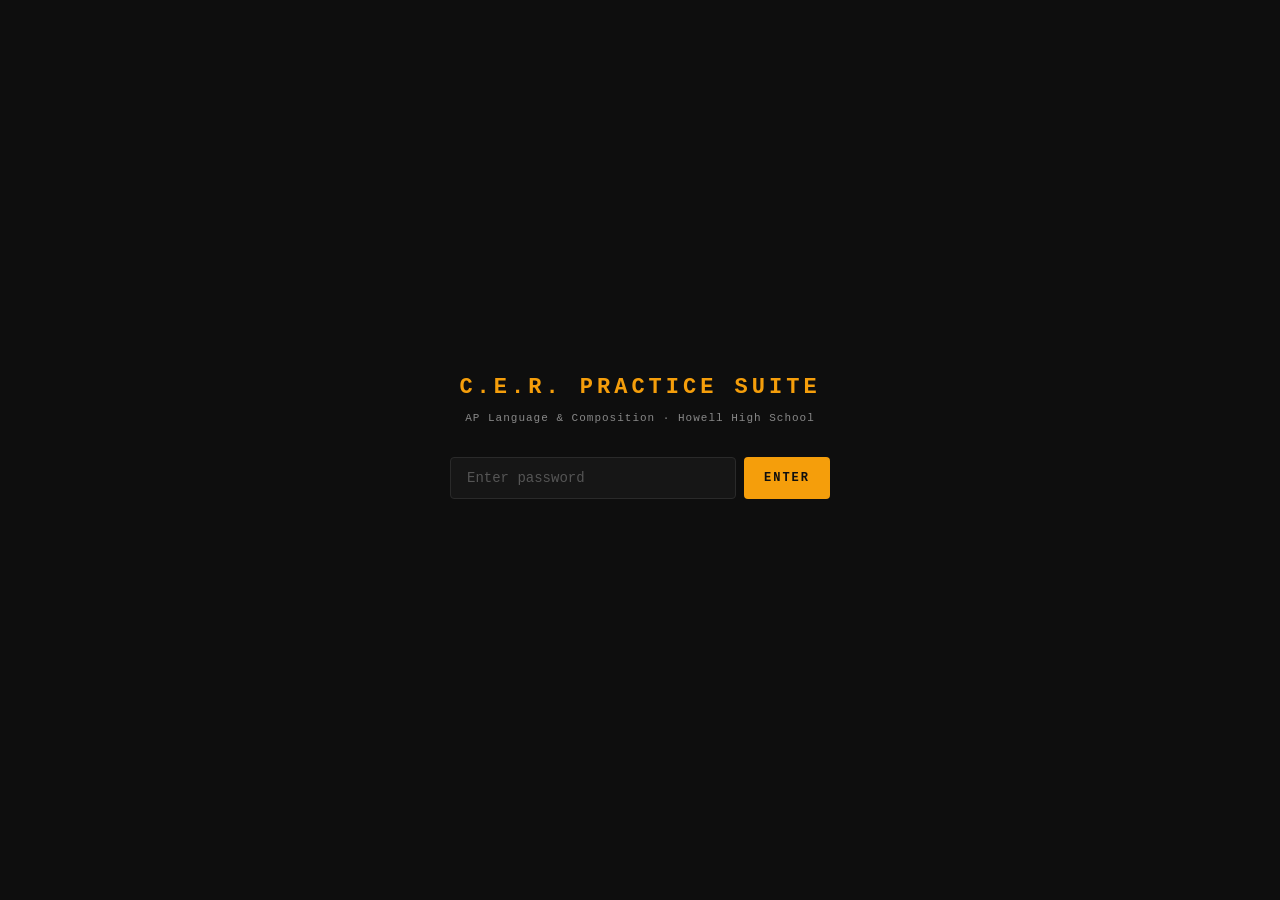
<file: index.html>
<!DOCTYPE html>
<html lang="en">
<head>
<meta charset="UTF-8">
<meta name="viewport" content="width=device-width, initial-scale=1.0">
<title>AP Lang — C.E.R. Practice Suite</title>
<link rel="stylesheet" href="styles.css">
<style>
  /* Landing page overrides */
  #app {
    max-width: 800px;
    padding: 40px 20px 80px;
  }

  .suite-header {
    text-align: center;
    margin-bottom: 40px;
  }
  .suite-header h1 {
    font-size: 20px;
    letter-spacing: 4px;
    color: var(--accent);
    margin-bottom: 6px;
  }
  .suite-header .suite-sub {
    font-size: 11px;
    letter-spacing: 2px;
    color: var(--text-faint);
  }
  .suite-header .suite-desc {
    font-size: 13px;
    color: var(--text-dim);
    margin-top: 14px;
    line-height: 1.6;
    font-family: var(--serif);
  }

  .activity-grid {
    display: grid;
    grid-template-columns: 1fr 1fr;
    gap: 14px;
    margin-bottom: 14px;
  }

  .activity-card {
    background: var(--card);
    border: 1px solid var(--border);
    border-radius: 4px;
    padding: 22px 20px;
    display: flex;
    flex-direction: column;
    gap: 10px;
    text-decoration: none;
    transition: border-color 0.2s, background 0.2s;
    cursor: pointer;
  }
  .activity-card:hover {
    background: #1c1c1c;
  }
  .activity-card.amber { border-top: 3px solid #f59e0b; }
  .activity-card.amber:hover { border-color: #f59e0b; }
  .activity-card.red { border-top: 3px solid #e05252; }
  .activity-card.red:hover { border-color: #e05252; }
  .activity-card.blue { border-top: 3px solid #52b4e0; }
  .activity-card.blue:hover { border-color: #52b4e0; }
  .activity-card.neutral { border-top: 3px solid #555; }
  .activity-card.neutral:hover { border-color: #888; }

  .card-tag {
    font-size: 9px;
    letter-spacing: 3px;
    font-weight: 700;
  }
  .amber .card-tag { color: #f59e0b; }
  .red .card-tag { color: #e05252; }
  .blue .card-tag { color: #52b4e0; }
  .neutral .card-tag { color: #888; }

  .card-title {
    font-size: 15px;
    font-weight: 700;
    letter-spacing: 2px;
    color: var(--text);
    line-height: 1.3;
  }
  .card-desc {
    font-family: var(--serif);
    font-size: 13px;
    line-height: 1.55;
    color: var(--text-dim);
    flex: 1;
  }

  .card-launch {
    display: inline-block;
    font-size: 10px;
    font-weight: 700;
    letter-spacing: 2px;
    margin-top: 4px;
  }
  .amber .card-launch { color: #f59e0b; }
  .red .card-launch { color: #e05252; }
  .blue .card-launch { color: #52b4e0; }
  .neutral .card-launch { color: #888; }

  /* CER badge row for step-builder */
  .cer-badges {
    display: flex;
    gap: 6px;
  }
  .cer-badge {
    font-size: 11px;
    font-weight: 700;
    font-family: var(--mono);
    padding: 2px 7px;
    border-radius: 2px;
  }
  .cer-badge.c { background: rgba(224,82,82,0.15); color: #e05252; }
  .cer-badge.e { background: rgba(245,158,11,0.15); color: #f59e0b; }
  .cer-badge.r { background: rgba(82,180,224,0.15); color: #52b4e0; }

  /* Prompt card */
  .prompt-card {
    background: var(--card);
    border: 1px solid var(--border);
    border-radius: 4px;
    margin-bottom: 28px;
    overflow: hidden;
  }
  .prompt-card-header {
    padding: 8px 18px;
    border-bottom: 1px solid var(--border);
    font-size: 9px;
    letter-spacing: 3px;
    font-weight: 700;
    color: var(--text-faint);
  }
  .prompt-card-quote {
    padding: 16px 18px 12px;
    font-family: var(--serif);
    font-size: 14px;
    line-height: 1.7;
    color: #b0a880;
    font-style: italic;
    border-bottom: 1px solid var(--border);
  }
  .prompt-card-attribution {
    font-size: 11px;
    font-style: normal;
    color: var(--text-faint);
    letter-spacing: 1px;
    margin-top: 8px;
  }
  .prompt-card-task {
    padding: 12px 18px;
    font-family: var(--serif);
    font-size: 13px;
    line-height: 1.6;
    color: var(--text-dim);
  }

  .suite-footer {
    text-align: center;
    font-size: 11px;
    color: var(--text-faint);
    margin-top: 30px;
    letter-spacing: 1px;
  }

  @media (max-width: 560px) {
    .activity-grid { grid-template-columns: 1fr; }
    .suite-header h1 { font-size: 16px; letter-spacing: 3px; }
  }
</style>
</head>
<body>

<!-- PASSWORD GATE -->
<div id="gate">
  <h1>C.E.R. PRACTICE SUITE</h1>
  <div class="gate-sub">AP Language &amp; Composition · Howell High School</div>
  <div class="gate-input-wrap">
    <input type="password" id="pw-input" placeholder="Enter password" autocomplete="off" />
    <button onclick="checkPassword()">ENTER</button>
  </div>
  <div class="gate-error" id="pw-error"></div>
</div>

<!-- MAIN LANDING -->
<div id="app">
  <div class="suite-header">
    <h1>C.E.R. PRACTICE SUITE</h1>
    <div class="suite-sub">AP LANGUAGE &amp; COMPOSITION · HOWELL HIGH SCHOOL</div>
    <div class="suite-desc">
      Three activities built around the 2023 AP Lang Argument prompt — Curbelo on fear-based persuasion.<br>
      Choose an activity below.
    </div>
  </div>

  <div class="prompt-card">
    <div class="prompt-card-header">THE PROMPT — CURBELO ON PERSUASION</div>
    <div class="prompt-card-quote">
      "If you're trying to convince someone that they need to get involved in an issue or perhaps change their thinking on an issue, trying to scare them is not always effective and can actually sow resentment."
      <div class="prompt-card-attribution">— Carlos Curbelo, then U.S. Representative, 2018 interview on the importance of collaboration</div>
    </div>
    <div class="prompt-card-task">
      Write an essay that argues your position on the extent to which Curbelo's claim about persuading others is valid. Take a <strong>defensible position</strong> and support it with <strong>appropriate evidence</strong>.
    </div>
  </div>

  <div class="activity-grid">

    <!-- Reasoning Gauntlet -->
    <a class="activity-card amber" href="gauntlet.html">
      <div class="card-tag">ACTIVITY 1</div>
      <div class="card-title">THE REASONING GAUNTLET</div>
      <div class="card-desc">
        You get the claim and the evidence. Write the "so what?" that connects them.
        Five rounds, escalating difficulty — the AI diagnoses exactly what went wrong.
      </div>
      <div class="card-launch">LAUNCH →</div>
    </a>

    <!-- Diagnosis Lab -->
    <a class="activity-card red" href="diagnosis-lab.html">
      <div class="card-tag">ACTIVITY 2</div>
      <div class="card-title">THE DIAGNOSIS LAB</div>
      <div class="card-desc">
        Read flawed argument paragraphs with intentional C.E.R. errors baked in.
        Identify the flaw, then rewrite the broken component.
      </div>
      <div class="card-launch">LAUNCH →</div>
    </a>

    <!-- Step-Builder -->
    <a class="activity-card blue" href="step-builder.html">
      <div class="card-tag">ACTIVITY 3</div>
      <div class="card-title">C.E.R. STEP-BUILDER</div>
      <div class="card-desc">
        Build an intro paragraph and body arguments from scratch — one piece at a time.
        Each step gets feedback before the next unlocks.
      </div>
      <div class="cer-badges">
        <span class="cer-badge c">C</span>
        <span class="cer-badge e">E</span>
        <span class="cer-badge r">R</span>
      </div>
      <div class="card-launch">LAUNCH →</div>
    </a>

    <!-- Cheat Sheet -->
    <a class="activity-card neutral" href="cheat-sheet.html" target="_blank">
      <div class="card-tag">REFERENCE</div>
      <div class="card-title">C.E.R. CHEAT SHEET</div>
      <div class="card-desc">
        One-page printable reference covering claim, evidence, reasoning,
        counterargument, and the sophistication point.
      </div>
      <div class="card-launch">OPEN →</div>
    </a>

  </div>

  <div class="suite-footer">Mr. Parrish &bull; AP Language &amp; Composition</div>
</div>

<script src="config.js"></script>
<script>
function checkPassword() {
  if (document.getElementById("pw-input").value === PASSWORD) {
    sessionStorage.setItem("auth", "1");
    document.getElementById("gate").style.display = "none";
    document.getElementById("app").style.display = "block";
  } else {
    document.getElementById("pw-error").textContent = "Wrong password. Try again.";
  }
}
document.getElementById("pw-input").addEventListener("keydown", function(e) {
  if (e.key === "Enter") checkPassword();
});

// Skip gate if already authenticated this session
if (sessionStorage.getItem("auth") === "1") {
  document.getElementById("gate").style.display = "none";
  document.getElementById("app").style.display = "block";
}
</script>

</body>
</html>
</file>
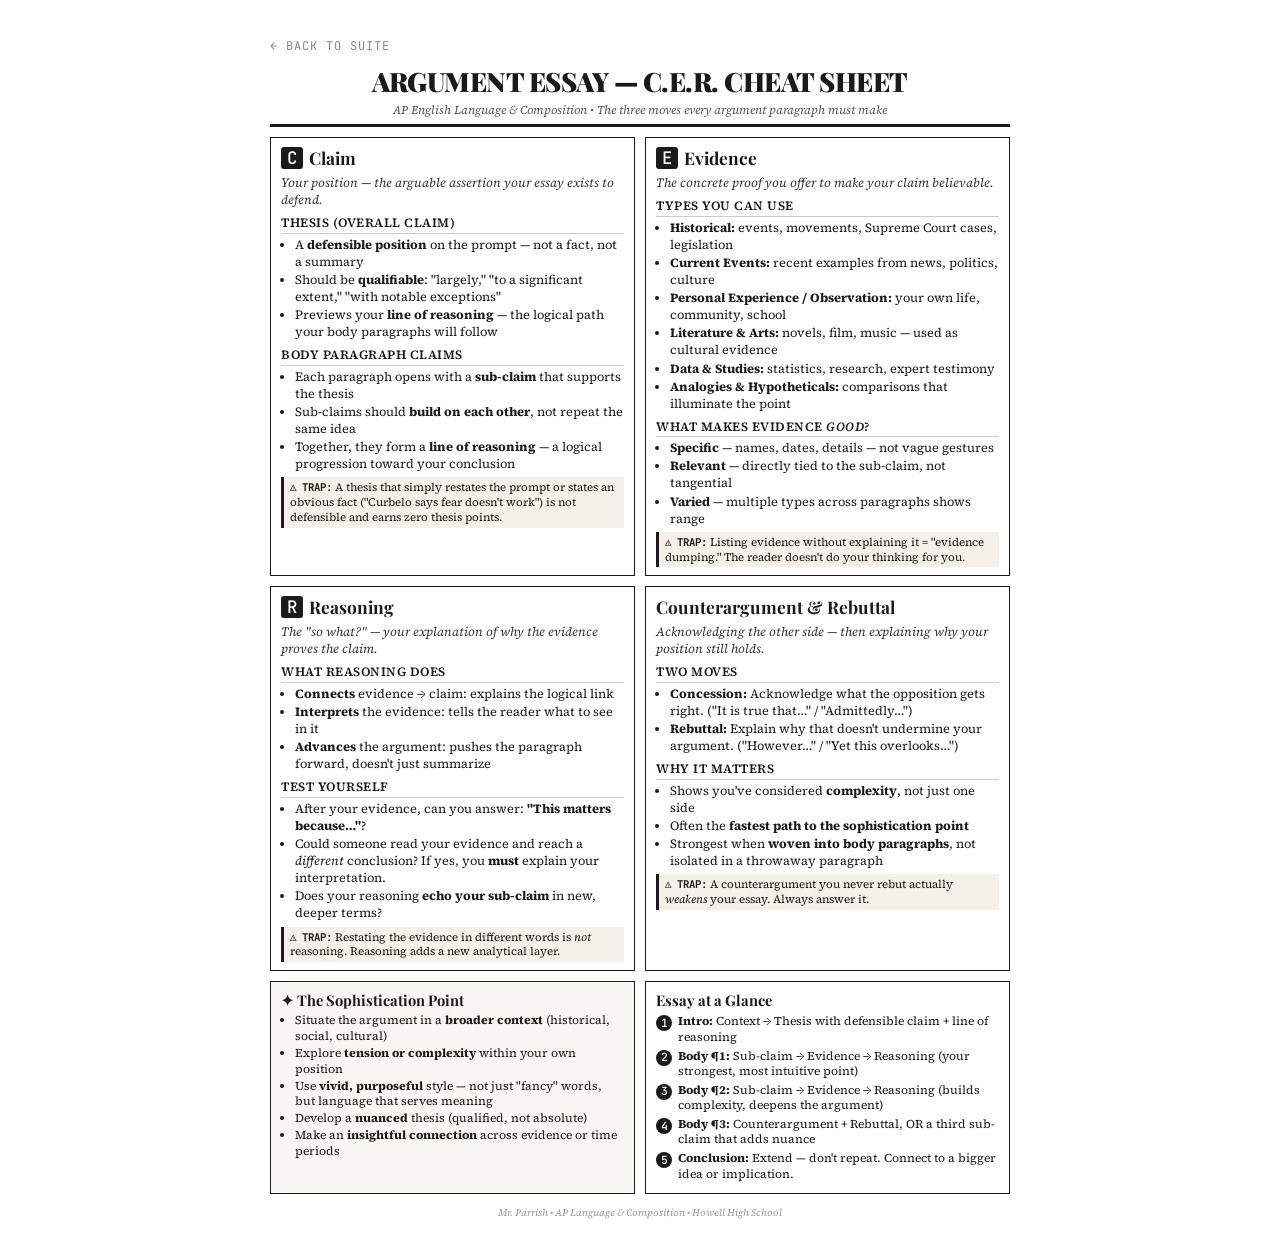
<file: ap_lang_argument_cheat_sheet.html>
<!DOCTYPE html>
<html lang="en">
<head>
<meta charset="UTF-8">
<meta name="viewport" content="width=device-width, initial-scale=1.0">
<title>AP Lang Argument Essay — C.E.R. Cheat Sheet</title>
<link href="https://fonts.googleapis.com/css2?family=Playfair+Display:wght@700;900&family=Source+Serif+4:ital,wght@0,400;0,600;1,400&family=JetBrains+Mono:wght@500&display=swap" rel="stylesheet">
<style>
  @page { margin: 0.4in; size: letter; }
  * { margin: 0; padding: 0; box-sizing: border-box; }

  body {
    font-family: 'Source Serif 4', Georgia, serif;
    font-size: 10.5pt;
    line-height: 1.38;
    color: #1a1a1a;
    background: #fff;
    padding: 0.4in;
    max-width: 8.5in;
    margin: 0 auto;
  }

  /* HEADER */
  .header {
    text-align: center;
    border-bottom: 3px solid #1a1a1a;
    padding-bottom: 6px;
    margin-bottom: 10px;
  }
  .header h1 {
    font-family: 'Playfair Display', serif;
    font-weight: 900;
    font-size: 20pt;
    letter-spacing: -0.5px;
    text-transform: uppercase;
  }
  .header .subtitle {
    font-size: 9pt;
    font-style: italic;
    color: #555;
    margin-top: 2px;
  }

  /* MAIN GRID */
  .grid {
    display: grid;
    grid-template-columns: 1fr 1fr;
    gap: 10px;
  }

  /* CARDS */
  .card {
    border: 1.5px solid #1a1a1a;
    padding: 8px 10px;
    position: relative;
  }
  .card.full-width {
    grid-column: 1 / -1;
  }
  .card h2 {
    font-family: 'Playfair Display', serif;
    font-weight: 700;
    font-size: 13pt;
    margin-bottom: 4px;
    display: flex;
    align-items: center;
    gap: 6px;
  }
  .card h2 .letter {
    display: inline-flex;
    align-items: center;
    justify-content: center;
    width: 22px;
    height: 22px;
    background: #1a1a1a;
    color: #fff;
    font-family: 'JetBrains Mono', monospace;
    font-size: 13pt;
    font-weight: 500;
    border-radius: 3px;
    flex-shrink: 0;
  }
  .card h3 {
    font-family: 'Source Serif 4', serif;
    font-weight: 600;
    font-size: 9.5pt;
    text-transform: uppercase;
    letter-spacing: 0.5px;
    margin-top: 6px;
    margin-bottom: 2px;
    border-bottom: 1px solid #ccc;
    padding-bottom: 1px;
  }
  .card p, .card li {
    font-size: 9.5pt;
    line-height: 1.35;
  }
  .card ul {
    padding-left: 14px;
    margin-top: 2px;
  }
  .card li {
    margin-bottom: 1px;
  }
  .card .definition {
    font-style: italic;
    font-size: 9.5pt;
    color: #333;
    margin-bottom: 3px;
  }
  .card .warning {
    background: #f5f0e8;
    border-left: 3px solid #1a1a1a;
    padding: 3px 6px;
    margin-top: 5px;
    font-size: 8.5pt;
    line-height: 1.3;
  }
  .card .warning strong {
    font-family: 'JetBrains Mono', monospace;
    font-size: 8pt;
  }

  /* BOTTOM BAR */
  .bottom-bar {
    grid-column: 1 / -1;
    display: grid;
    grid-template-columns: 1fr 1fr;
    gap: 10px;
  }

  /* SOPHISTICATION SECTION */
  .soph {
    border: 1.5px solid #1a1a1a;
    background: #f9f7f3;
    padding: 8px 10px;
  }
  .soph h2 {
    font-family: 'Playfair Display', serif;
    font-weight: 700;
    font-size: 11pt;
    margin-bottom: 3px;
  }
  .soph ul {
    padding-left: 14px;
    margin-top: 2px;
  }
  .soph li {
    font-size: 9pt;
    line-height: 1.32;
    margin-bottom: 1px;
  }

  /* STRUCTURE QUICK-REF */
  .structure {
    border: 1.5px solid #1a1a1a;
    padding: 8px 10px;
  }
  .structure h2 {
    font-family: 'Playfair Display', serif;
    font-weight: 700;
    font-size: 11pt;
    margin-bottom: 4px;
  }
  .structure .step {
    display: flex;
    gap: 6px;
    margin-bottom: 3px;
    font-size: 9pt;
    line-height: 1.3;
  }
  .structure .step-num {
    font-family: 'JetBrains Mono', monospace;
    font-weight: 500;
    font-size: 8.5pt;
    background: #1a1a1a;
    color: #fff;
    width: 16px;
    height: 16px;
    display: inline-flex;
    align-items: center;
    justify-content: center;
    border-radius: 50%;
    flex-shrink: 0;
    margin-top: 1px;
  }

  /* FOOTER */
  .footer {
    grid-column: 1 / -1;
    text-align: center;
    font-size: 7.5pt;
    color: #999;
    margin-top: 2px;
    font-style: italic;
  }

  @media print {
    body { padding: 0; }
    .card, .soph, .structure { break-inside: avoid; }
    .screen-nav { display: none; }
  }
  .screen-nav {
    font-family: 'JetBrains Mono', monospace;
    font-size: 9pt;
    margin-bottom: 8px;
  }
  .screen-nav a {
    color: #888;
    text-decoration: none;
    letter-spacing: 1px;
  }
  .screen-nav a:hover { color: #333; }
</style>
</head>
<body>

<div class="screen-nav"><a href="index.html">← BACK TO SUITE</a></div>

<div class="header">
  <h1>Argument Essay — C.E.R. Cheat Sheet</h1>
  <div class="subtitle">AP English Language &amp; Composition &bull; The three moves every argument paragraph must make</div>
</div>

<div class="grid">

  <!-- CLAIM -->
  <div class="card">
    <h2><span class="letter">C</span> Claim</h2>
    <p class="definition">Your position — the arguable assertion your essay exists to defend.</p>

    <h3>Thesis (Overall Claim)</h3>
    <ul>
      <li>A <strong>defensible position</strong> on the prompt — not a fact, not a summary</li>
      <li>Should be <strong>qualifiable</strong>: "largely," "to a significant extent," "with notable exceptions"</li>
      <li>Previews your <strong>line of reasoning</strong> — the logical path your body paragraphs will follow</li>
    </ul>

    <h3>Body Paragraph Claims</h3>
    <ul>
      <li>Each paragraph opens with a <strong>sub-claim</strong> that supports the thesis</li>
      <li>Sub-claims should <strong>build on each other</strong>, not repeat the same idea</li>
      <li>Together, they form a <strong>line of reasoning</strong> — a logical progression toward your conclusion</li>
    </ul>

    <div class="warning">
      <strong>⚠ TRAP:</strong> A thesis that simply restates the prompt or states an obvious fact ("Curbelo says fear doesn't work") is not defensible and earns zero thesis points.
    </div>
  </div>

  <!-- EVIDENCE -->
  <div class="card">
    <h2><span class="letter">E</span> Evidence</h2>
    <p class="definition">The concrete proof you offer to make your claim believable.</p>

    <h3>Types You Can Use</h3>
    <ul>
      <li><strong>Historical:</strong> events, movements, Supreme Court cases, legislation</li>
      <li><strong>Current Events:</strong> recent examples from news, politics, culture</li>
      <li><strong>Personal Experience / Observation:</strong> your own life, community, school</li>
      <li><strong>Literature &amp; Arts:</strong> novels, film, music — used as cultural evidence</li>
      <li><strong>Data &amp; Studies:</strong> statistics, research, expert testimony</li>
      <li><strong>Analogies &amp; Hypotheticals:</strong> comparisons that illuminate the point</li>
    </ul>

    <h3>What Makes Evidence <em>Good</em>?</h3>
    <ul>
      <li><strong>Specific</strong> — names, dates, details — not vague gestures</li>
      <li><strong>Relevant</strong> — directly tied to the sub-claim, not tangential</li>
      <li><strong>Varied</strong> — multiple types across paragraphs shows range</li>
    </ul>

    <div class="warning">
      <strong>⚠ TRAP:</strong> Listing evidence without explaining it = "evidence dumping." The reader doesn't do your thinking for you.
    </div>
  </div>

  <!-- REASONING -->
  <div class="card">
    <h2><span class="letter">R</span> Reasoning</h2>
    <p class="definition">The "so what?" — your explanation of <em>why</em> the evidence proves the claim.</p>

    <h3>What Reasoning Does</h3>
    <ul>
      <li><strong>Connects</strong> evidence → claim: explains the logical link</li>
      <li><strong>Interprets</strong> the evidence: tells the reader what to see in it</li>
      <li><strong>Advances</strong> the argument: pushes the paragraph forward, doesn't just summarize</li>
    </ul>

    <h3>Test Yourself</h3>
    <ul>
      <li>After your evidence, can you answer: <strong>"This matters because…"</strong>?</li>
      <li>Could someone read your evidence and reach a <em>different</em> conclusion? If yes, you <strong>must</strong> explain your interpretation.</li>
      <li>Does your reasoning <strong>echo your sub-claim</strong> in new, deeper terms?</li>
    </ul>

    <div class="warning">
      <strong>⚠ TRAP:</strong> Restating the evidence in different words is <em>not</em> reasoning. Reasoning adds a new analytical layer.
    </div>
  </div>

  <!-- COUNTERARGUMENT -->
  <div class="card">
    <h2>Counterargument &amp; Rebuttal</h2>
    <p class="definition">Acknowledging the other side — then explaining why your position still holds.</p>

    <h3>Two Moves</h3>
    <ul>
      <li><strong>Concession:</strong> Acknowledge what the opposition gets right. ("It is true that…" / "Admittedly…")</li>
      <li><strong>Rebuttal:</strong> Explain why that doesn't undermine your argument. ("However…" / "Yet this overlooks…")</li>
    </ul>

    <h3>Why It Matters</h3>
    <ul>
      <li>Shows you've considered <strong>complexity</strong>, not just one side</li>
      <li>Often the <strong>fastest path to the sophistication point</strong></li>
      <li>Strongest when <strong>woven into body paragraphs</strong>, not isolated in a throwaway paragraph</li>
    </ul>

    <div class="warning">
      <strong>⚠ TRAP:</strong> A counterargument you never rebut actually <em>weakens</em> your essay. Always answer it.
    </div>
  </div>

  <!-- BOTTOM SECTION -->
  <div class="bottom-bar">

    <!-- SOPHISTICATION -->
    <div class="soph">
      <h2>✦ The Sophistication Point</h2>
      <ul>
        <li>Situate the argument in a <strong>broader context</strong> (historical, social, cultural)</li>
        <li>Explore <strong>tension or complexity</strong> within your own position</li>
        <li>Use <strong>vivid, purposeful</strong> style — not just "fancy" words, but language that serves meaning</li>
        <li>Develop a <strong>nuanced</strong> thesis (qualified, not absolute)</li>
        <li>Make an <strong>insightful connection</strong> across evidence or time periods</li>
      </ul>
    </div>

    <!-- STRUCTURE -->
    <div class="structure">
      <h2>Essay at a Glance</h2>
      <div class="step"><span class="step-num">1</span><span><strong>Intro:</strong> Context → Thesis with defensible claim + line of reasoning</span></div>
      <div class="step"><span class="step-num">2</span><span><strong>Body ¶1:</strong> Sub-claim → Evidence → Reasoning (your strongest, most intuitive point)</span></div>
      <div class="step"><span class="step-num">3</span><span><strong>Body ¶2:</strong> Sub-claim → Evidence → Reasoning (builds complexity, deepens the argument)</span></div>
      <div class="step"><span class="step-num">4</span><span><strong>Body ¶3:</strong> Counterargument + Rebuttal, OR a third sub-claim that adds nuance</span></div>
      <div class="step"><span class="step-num">5</span><span><strong>Conclusion:</strong> Extend — don't repeat. Connect to a bigger idea or implication.</span></div>
    </div>

  </div>

  <div class="footer">
    Mr. Parrish &bull; AP Language &amp; Composition &bull; Howell High School
  </div>

</div>

</body>
</html>
</file>
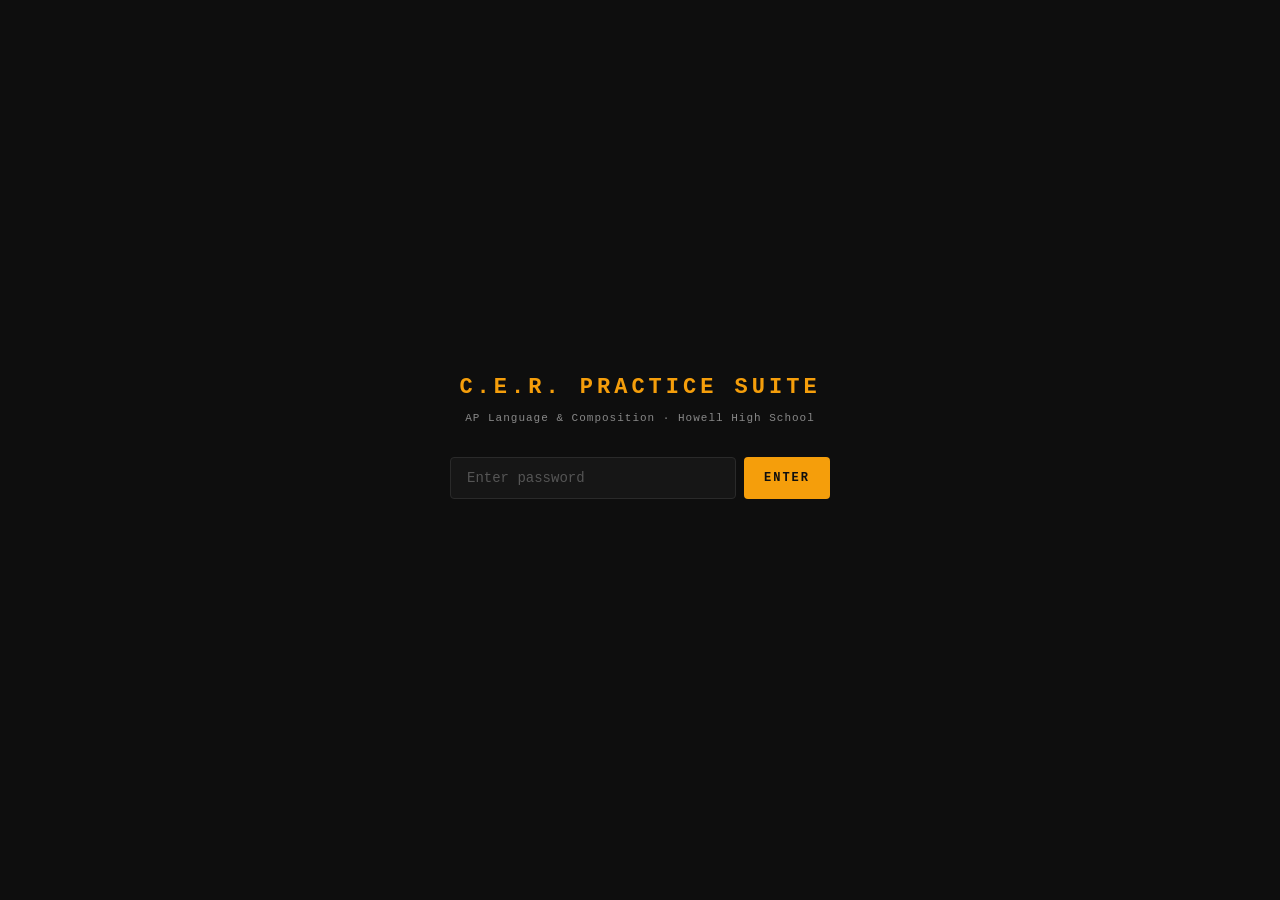
<file: diagnosis-lab.html>
<!DOCTYPE html>
<html lang="en">
<head>
<meta charset="UTF-8">
<meta name="viewport" content="width=device-width, initial-scale=1.0">
<title>The Diagnosis Lab</title>
<link rel="stylesheet" href="styles.css">
<style>
  /* Lab accent: red */
  :root {
    --accent: #e05252;
    --accent-dim: #3d2020;
    --accent-bg: #1a0e0e;
    --accent-secondary: #52b4e0;
    --accent-secondary-dim: #1a2a3a;
  }

  #app { max-width: 740px; }
  #gate button { color: #fff; }
  .submit-btn { color: #fff; }

  /* Specimen Card */
  .specimen-card {
    background: var(--card);
    border: 1px solid var(--border);
    border-radius: 4px;
    margin-bottom: 16px;
    overflow: hidden;
  }
  .specimen-header {
    padding: 10px 20px;
    border-bottom: 1px solid var(--border);
    display: flex;
    align-items: center;
    gap: 10px;
  }
  .specimen-tag {
    font-size: 10px;
    letter-spacing: 3px;
    color: var(--accent);
    font-weight: 700;
  }
  .specimen-context {
    font-size: 10px;
    color: var(--text-faint);
    letter-spacing: 1px;
  }
  .specimen-body { padding: 20px; }
  .specimen-text {
    font-family: var(--serif);
    font-size: 15px;
    line-height: 1.75;
    color: #d4d0c8;
  }

  /* Challenge Box */
  .challenge-box {
    display: flex;
    align-items: flex-start;
    gap: 10px;
    background: var(--accent-bg);
    border: 1px solid var(--accent-dim);
    border-radius: 4px;
    padding: 12px 16px;
    margin-bottom: 16px;
    font-size: 13px;
    color: #c8b8b8;
    line-height: 1.5;
  }
  .challenge-box strong { color: var(--text); }

  /* Phases */
  .phase { display: none; }
  .phase.active { display: block; }

  /* Step Labels */
  .step-label {
    font-size: 10px;
    letter-spacing: 3px;
    color: var(--accent);
    font-weight: 700;
    margin-bottom: 10px;
  }
  .step-label-secondary {
    font-size: 10px;
    letter-spacing: 3px;
    color: var(--accent-secondary);
    font-weight: 700;
    margin-bottom: 10px;
  }

  /* Flaw Selection */
  .flaw-options {
    display: grid;
    grid-template-columns: 1fr 1fr;
    gap: 8px;
    margin-bottom: 16px;
  }
  .flaw-option {
    background: var(--card);
    border: 1.5px solid var(--border);
    border-radius: 4px;
    padding: 12px 14px;
    cursor: pointer;
    transition: all 0.2s;
    text-align: left;
  }
  .flaw-option:hover { border-color: var(--text-dim); }
  .flaw-option.selected { border-color: var(--accent); background: var(--accent-bg); }
  .flaw-option-name {
    font-family: var(--mono);
    font-size: 11px;
    font-weight: 700;
    letter-spacing: 1px;
    color: var(--text);
    margin-bottom: 4px;
  }
  .flaw-option-desc {
    font-family: var(--serif);
    font-size: 11px;
    line-height: 1.4;
    color: var(--text-dim);
  }

  .word-count { margin-top: 6px; }

  /* Rewrite instruction */
  .rewrite-instruction {
    font-family: var(--serif);
    font-size: 13px;
    color: var(--text-dim);
    margin-bottom: 12px;
    line-height: 1.5;
  }

  /* Feedback sections */
  .feedback-section {
    background: var(--card);
    border: 1px solid var(--border);
    border-radius: 4px;
    padding: 16px 18px;
    margin-bottom: 12px;
  }
  .feedback-section-label {
    font-size: 9px;
    letter-spacing: 2px;
    color: var(--text-faint);
    margin-bottom: 8px;
  }
  .feedback-text {
    font-family: var(--serif);
    font-size: 14px;
    line-height: 1.6;
    color: #d4d0c8;
  }

  .secondary-btn:hover { background: rgba(224,82,82,0.08); }
  .reset-btn:hover { background: rgba(224,82,82,0.08); }

  /* Diagnosis immediate result */
  .diagnose-result {
    margin-top: 14px;
    padding: 14px 16px;
    border-radius: 4px;
    background: var(--card);
    border: 1px solid var(--border);
  }
  .diagnose-result-text {
    font-family: var(--serif);
    font-size: 14px;
    line-height: 1.5;
    color: #d4d0c8;
    margin-bottom: 12px;
  }

  @media (max-width: 500px) {
    .flaw-options { grid-template-columns: 1fr; }
  }
</style>
</head>
<body>

<div id="app">
  <a href="index.html" class="home-link">← HOME</a>

  <div class="header">
    <div class="title-row">
      <h1>THE DIAGNOSIS LAB</h1>
      <div class="round-badge"><span id="round-num">1</span><span class="total">/5</span></div>
    </div>
    <div class="difficulty-bar" id="difficulty-bar">
      <div class="pip" id="pip-0"></div>
      <div class="pip" id="pip-1"></div>
      <div class="pip" id="pip-2"></div>
      <div class="pip" id="pip-3"></div>
      <div class="pip" id="pip-4"></div>
      <span class="difficulty-label" id="difficulty-label"></span>
    </div>
  </div>

  <!-- Specimen -->
  <div class="specimen-card">
    <div class="specimen-header">
      <span class="specimen-tag">SPECIMEN</span>
      <span class="specimen-context" id="specimen-context"></span>
    </div>
    <div class="specimen-body">
      <div class="specimen-text" id="specimen-text"></div>
    </div>
  </div>

  <!-- Challenge -->
  <div class="challenge-box" id="challenge-box">
    <span>🔬</span>
    <span id="challenge-text"></span>
  </div>

  <!-- Phase: Start -->
  <div class="phase active" id="phase-start">
    <button class="start-btn" id="start-btn" onclick="startRound()">EXAMINE SPECIMEN 1</button>
  </div>

  <!-- Phase: Diagnose -->
  <div class="phase" id="phase-diagnose">
    <div class="step-label">STEP 1 — DIAGNOSE THE FLAW</div>
    <div class="flaw-options" id="flaw-options"></div>
    <div class="btn-row">
      <button class="submit-btn" id="diagnose-btn" onclick="submitDiagnosis()" disabled>LOCK IN DIAGNOSIS</button>
    </div>
    <div class="error-box" id="error-diagnose"></div>
    <div class="diagnose-result" id="diagnose-result" style="display:none;"></div>
  </div>

  <!-- Phase: Rewrite -->
  <div class="phase" id="phase-rewrite">
    <div class="step-label-secondary">STEP 2 — REWRITE THE BROKEN COMPONENT</div>
    <div class="rewrite-instruction" id="rewrite-instruction"></div>
    <textarea id="rewrite-input" placeholder="Your rewritten version goes here..."></textarea>
    <div class="word-count" id="rewrite-word-count">0 words</div>
    <div class="btn-row">
      <button class="submit-btn" id="rewrite-btn" onclick="submitRewrite()">SUBMIT REWRITE</button>
    </div>
    <div class="error-box" id="error-rewrite"></div>
  </div>

  <!-- Phase: Feedback -->
  <div class="phase" id="phase-feedback">
    <div class="verdict-banner" id="verdict-banner">
      <span class="verdict-text" id="verdict-text"></span>
      <span id="verdict-check"></span>
    </div>

    <div class="feedback-section">
      <div class="feedback-section-label">YOUR DIAGNOSIS</div>
      <div class="feedback-text" id="fb-diagnosis"></div>
    </div>

    <div class="feedback-section">
      <div class="feedback-section-label">COACH'S ANALYSIS</div>
      <div class="feedback-text" id="fb-analysis"></div>
      <div class="nudge-text" id="fb-nudge"></div>
    </div>

    <div class="feedback-section" style="background:#111;border-color:#222;">
      <div class="feedback-section-label">YOUR REWRITE</div>
      <div class="feedback-text" id="fb-rewrite" style="color:var(--text-dim);font-style:italic;"></div>
    </div>

    <div class="btn-row" id="feedback-actions"></div>
  </div>

  <!-- Complete -->
  <div id="complete-screen" style="display:none;">
    <div class="complete-card">
      <div id="complete-emoji" style="font-size:40px;margin-bottom:12px;"></div>
      <h1>LAB COMPLETE</h1>
      <div class="complete-score" id="complete-score"></div>
      <div class="results-list" id="results-list"></div>
      <button class="reset-btn" onclick="resetAll()">RUN IT AGAIN</button>
    </div>
  </div>
</div>

<script src="config.js"></script>
<script src="api.js"></script>
<script>
if (sessionStorage.getItem("auth") !== "1") { window.location.href = "index.html"; }
document.getElementById("app").style.display = "block";

const FLAW_TYPES = [
  { id: "weak-claim", name: "Weak Claim", desc: "The claim is vague, obvious, or not actually arguable" },
  { id: "evidence-dump", name: "Evidence Dump", desc: "Evidence is listed but never explained or connected" },
  { id: "parrot-reasoning", name: "Parrot Reasoning", desc: "The reasoning just restates the evidence in different words" },
  { id: "drifter-reasoning", name: "Drifter Reasoning", desc: "The reasoning wanders off-topic from the claim" },
  { id: "no-rebuttal", name: "Unfinished Counter", desc: "A counterargument is raised but never answered" },
  { id: "missing-reasoning", name: "Missing Reasoning", desc: "There's a claim and evidence but no reasoning at all" }
];

const ROUNDS = [
  {
    difficulty: "WARM-UP",
    context: "Missing a critical piece",
    flaw: "missing-reasoning",
    flawLabel: "Missing Reasoning",
    brokenComponent: "reasoning",
    paragraph: "Curbelo's claim that fear-based persuasion is not always effective is supported by real-world evidence. The D.A.R.E. program, launched in 1983 and implemented in schools nationwide, used vivid fear-based messaging about drug consequences — showing students graphic images and worst-case outcomes. A 1994 study commissioned by the U.S. Department of Justice found that D.A.R.E. graduates showed no statistically significant reduction in drug use compared to students who never participated in the program.",
    challenge: "This paragraph has a <strong>claim</strong> and <strong>evidence</strong>, but something critical is missing. Find the gap, then fill it.",
    rewritePrompt: "Write the reasoning that should follow this evidence. Connect the D.A.R.E. data back to Curbelo's claim — what does this evidence actually prove about why fear-based persuasion fails?"
  },
  {
    difficulty: "STANDARD",
    context: "Something sounds familiar",
    flaw: "parrot-reasoning",
    flawLabel: "Parrot Reasoning",
    brokenComponent: "reasoning",
    paragraph: "Curbelo's assertion that trying to scare people can sow resentment is supported by research on political advertising. A 2010 study from Vanderbilt University found that negative political ads using fear-based framing increased viewer cynicism toward both the attacking candidate and their target, reduced civic engagement, and made voters less likely to participate in local elections. In other words, when political ads rely on fear and negativity, voters become more cynical about both candidates and less willing to vote, demonstrating that fear-based political messaging creates problems for civic participation.",
    challenge: "The claim is solid. The evidence is strong. But read the last sentence carefully — is the <strong>reasoning</strong> actually doing its job?",
    rewritePrompt: "Rewrite the reasoning (the last sentence). Don't just restate what the study already told us — explain WHY increased cynicism and lower turnout specifically validates Curbelo's warning about fear 'sowing resentment.'"
  },
  {
    difficulty: "ELEVATED",
    context: "Check the argument's foundation",
    flaw: "weak-claim",
    flawLabel: "Weak Claim",
    brokenComponent: "claim",
    paragraph: "Fear has been used in persuasion for a long time. During the 1962 Cuban Missile Crisis, President Kennedy's televised address used precisely calibrated fear — naming Soviet missile sites, estimating their range, and describing the direct threat to American cities — alongside a concrete proposed response. Polls showed public support for firm action jumped from 44% to over 80% within days. This evidence suggests that fear's effectiveness depends on specificity and credibility: a vague fear generates the paralysis and resentment Curbelo warns about, but a precisely named threat paired with a clear path to action can channel fear into mobilization — making Curbelo's claim more nuanced than it first appears.",
    challenge: "The evidence is excellent and the reasoning is sharp. So where's the problem? Look at <strong>where the paragraph starts</strong>.",
    rewritePrompt: "Rewrite the opening claim (first sentence only). It needs to be a defensible, arguable assertion that directly engages Curbelo's claim and that the evidence and reasoning actually support — not a vague historical observation."
  },
  {
    difficulty: "ADVANCED",
    context: "The argument gives ground it never takes back",
    flaw: "no-rebuttal",
    flawLabel: "Unfinished Counter",
    brokenComponent: "rebuttal",
    paragraph: "Curbelo's claim gains force from what rhetorical theorists call the 'boomerang effect' — the documented tendency of high-threat messaging to backfire when audiences feel targeted or attacked. Research on HIV/AIDS prevention campaigns in the 1980s found that graphic fear-based messaging in already-stigmatized communities drove people away from testing rather than toward it, because audiences associated the fear with the messenger rather than the disease — exactly the resentment Curbelo describes. Admittedly, not all fear appeals produce this effect: Kennedy's Cuban Missile Crisis address, anti-tobacco graphic warning labels, and post-9/11 military recruitment campaigns all used fear successfully to shift public behavior at significant scale, suggesting that context and credibility matter enormously in whether fear persuades or alienates.",
    challenge: "This paragraph makes a strong case, then introduces a <strong>counterargument</strong>. But read to the end — does it finish the job?",
    rewritePrompt: "Write the rebuttal — the 1-2 sentences that should follow the counterargument. Acknowledge what those examples get right, then explain why Curbelo's core warning still holds — or explain what condition separates the successful fear appeals from the resentment-producing ones."
  },
  {
    difficulty: "BOSS ROUND",
    context: "Multiple issues — find the primary one",
    flaw: "evidence-dump",
    flawLabel: "Evidence Dump",
    brokenComponent: "reasoning",
    paragraph: "Curbelo's claim that fear-based persuasion sows resentment is too absolute to apply universally. Anti-smoking campaigns using graphic images of diseased lungs on cigarette packaging reduced smoking rates in multiple countries after implementation. Fear-based messaging following the September 11 attacks drove record U.S. military enlistment in 2001 and 2002. The Scared Straight program used fear to deter juvenile crime but multiple studies found it actually increased recidivism among participants. Environmental campaigns using apocalyptic climate imagery have been linked in research to feelings of helplessness rather than action. Early mammography campaigns by the American Cancer Society used fear of cancer to successfully increase screening rates among women in the 1980s.",
    challenge: "There's a lot of evidence in here. <em>Too much</em>, actually. Find the <strong>primary flaw</strong>, then fix the paragraph by choosing the strongest 1-2 examples and writing the reasoning that connects them to the claim.",
    rewritePrompt: "Pick the 1-2 strongest pieces of evidence from the list and write them with proper reasoning that connects to the claim. Show specifically how your chosen examples demonstrate that Curbelo's claim is 'too absolute' — don't just list more history."
  }
];

const SYSTEM_PROMPT = `You are an AP Language and Composition writing coach evaluating a student's ability to DIAGNOSE and FIX flawed argument paragraphs.

You will receive:
- The ORIGINAL flawed paragraph the student examined
- The ACTUAL FLAW (what was intentionally wrong)
- The student's DIAGNOSIS (which flaw type they selected)
- The student's REWRITE (their attempt to fix the broken component)

EVALUATE TWO THINGS:

1. DIAGNOSIS ACCURACY: Did the student correctly identify the flaw?
2. REWRITE QUALITY: Does their rewrite actually fix the problem? Does it demonstrate the skill that was missing?

RESPOND ONLY with a JSON object in this exact format, with no other text:
{"verdict": "PASS or PUSH HARDER or TRY AGAIN", "diagnosis_correct": true or false, "analysis": "2-3 sentences evaluating both their diagnosis and their rewrite. Be specific about what works and what doesn't. If their diagnosis was wrong, explain what the actual flaw was and why. If their rewrite falls into the same trap as the original, call it out. Be conversational and direct.", "nudge": "1 sentence — concrete next step if they need to improve, or what made their fix work if they passed."}

CALIBRATION:
- PASS = Correct diagnosis AND the rewrite genuinely fixes the flaw with real analytical quality
- PUSH HARDER = Correct diagnosis but the rewrite is weak, OR wrong diagnosis but a decent rewrite that shows understanding
- TRY AGAIN = Wrong diagnosis AND weak rewrite, or the rewrite repeats the same flaw

Be tough but fair. Keep all feedback to 3 sentences max. Talk like a coach, not a rubric.`;

let currentRound = 0;
let selectedFlaw = null;
let roundResults = [];

function renderRound() {
  const round = ROUNDS[currentRound];
  document.getElementById("round-num").textContent = currentRound + 1;
  document.getElementById("difficulty-label").textContent = round.difficulty;
  document.getElementById("specimen-context").textContent = round.context;
  document.getElementById("specimen-text").textContent = round.paragraph;
  document.getElementById("challenge-text").innerHTML = round.challenge;
  document.getElementById("start-btn").textContent = "EXAMINE SPECIMEN " + (currentRound + 1);

  for (let i = 0; i < 5; i++) {
    const pip = document.getElementById("pip-" + i);
    pip.className = "pip";
    if (i < currentRound) pip.classList.add("done");
    else if (i === currentRound) pip.classList.add("active");
    pip.style.opacity = i <= currentRound ? "1" : "0.4";
  }

  showPhase("phase-start");
  document.getElementById("complete-screen").style.display = "none";
  document.getElementById("rewrite-input").value = "";
  document.getElementById("rewrite-input").disabled = false;
  document.getElementById("rewrite-btn").disabled = false;
  document.getElementById("rewrite-btn").textContent = "SUBMIT REWRITE";
  document.getElementById("rewrite-word-count").textContent = "0 words";
  document.getElementById("diagnose-btn").disabled = true;
  document.getElementById("error-diagnose").classList.remove("show");
  document.getElementById("error-rewrite").classList.remove("show");
  document.getElementById("diagnose-result").style.display = "none";
  document.getElementById("diagnose-result").innerHTML = "";
  selectedFlaw = null;

  document.querySelector(".header").style.display = "";
  document.querySelector(".specimen-card").style.display = "";
  document.getElementById("challenge-box").style.display = "";
}

function showPhase(id) {
  document.querySelectorAll(".phase").forEach(p => p.classList.remove("active"));
  document.getElementById(id).classList.add("active");
}

function startRound() {
  const container = document.getElementById("flaw-options");
  container.innerHTML = "";
  const shuffled = [...FLAW_TYPES].sort(() => Math.random() - 0.5);
  shuffled.forEach(flaw => {
    const el = document.createElement("div");
    el.className = "flaw-option";
    el.dataset.id = flaw.id;
    el.innerHTML = `<div class="flaw-option-name">${flaw.name}</div><div class="flaw-option-desc">${flaw.desc}</div>`;
    el.onclick = function() {
      document.querySelectorAll(".flaw-option").forEach(o => o.classList.remove("selected"));
      el.classList.add("selected");
      selectedFlaw = flaw.id;
      document.getElementById("diagnose-btn").disabled = false;
    };
    container.appendChild(el);
  });
  showPhase("phase-diagnose");
}

function submitDiagnosis() {
  if (!selectedFlaw) return;
  const round = ROUNDS[currentRound];
  const correct = selectedFlaw === round.flaw;
  const selectedFlawName = FLAW_TYPES.find(f => f.id === selectedFlaw).name;

  // Lock the selection and button
  document.getElementById("diagnose-btn").disabled = true;
  document.querySelectorAll(".flaw-option").forEach(o => o.style.pointerEvents = "none");

  // Show immediate correct/wrong feedback
  const resultDiv = document.getElementById("diagnose-result");
  resultDiv.innerHTML =
    '<div class="diagnose-result-text">' +
    (correct
      ? `<span style="color:var(--pass);font-weight:700;">✓ CORRECT</span> — That's ${round.flawLabel}. Now fix it.`
      : `<span style="color:var(--fail);font-weight:700;">✗ INCORRECT</span> — You picked <strong>${selectedFlawName}</strong>, but the flaw was <strong>${round.flawLabel}</strong>. Keep that in mind for the rewrite.`) +
    '</div>' +
    '<div class="btn-row">' +
    (!correct ? '<button class="secondary-btn" onclick="retryDiagnosis()">TRY AGAIN</button>' : '') +
    '<button class="ghost-btn" onclick="advanceToRewrite()">PROCEED TO REWRITE →</button>' +
    '</div>';
  resultDiv.style.display = "block";
  resultDiv.scrollIntoView({ behavior: "smooth", block: "nearest" });
}

function retryDiagnosis() {
  selectedFlaw = null;
  document.getElementById("diagnose-result").style.display = "none";
  document.getElementById("diagnose-result").innerHTML = "";
  document.getElementById("diagnose-btn").disabled = true;
  document.querySelectorAll(".flaw-option").forEach(o => {
    o.style.pointerEvents = "";
    o.classList.remove("selected");
  });
}

function advanceToRewrite() {
  document.getElementById("rewrite-instruction").textContent = ROUNDS[currentRound].rewritePrompt;
  showPhase("phase-rewrite");
  document.getElementById("rewrite-input").focus();
}

document.getElementById("rewrite-input").addEventListener("input", function() {
  const words = this.value.trim() ? this.value.trim().split(/\s+/).length : 0;
  document.getElementById("rewrite-word-count").textContent = words + " words";
});

async function submitRewrite() {
  const rewrite = document.getElementById("rewrite-input").value.trim();
  const errorBox = document.getElementById("error-rewrite");

  if (!rewrite || rewrite.split(/\s+/).length < 10) {
    errorBox.textContent = "Give me at least a couple sentences to evaluate.";
    errorBox.classList.add("show");
    return;
  }

  errorBox.classList.remove("show");
  const btn = document.getElementById("rewrite-btn");
  btn.disabled = true;
  btn.innerHTML = '<span class="spinner"></span>ANALYZING...';
  document.getElementById("rewrite-input").disabled = true;

  const round = ROUNDS[currentRound];
  const selectedFlawName = FLAW_TYPES.find(f => f.id === selectedFlaw)?.name || selectedFlaw;

  const userMessage = `ROUND: ${round.difficulty}

ORIGINAL FLAWED PARAGRAPH:
${round.paragraph}

ACTUAL FLAW: ${round.flawLabel} (the ${round.brokenComponent} was intentionally broken)

STUDENT'S DIAGNOSIS: ${selectedFlawName} (${selectedFlaw === round.flaw ? "CORRECT" : "INCORRECT — they picked the wrong flaw"})

STUDENT'S REWRITE OF THE ${round.brokenComponent.toUpperCase()}:
${rewrite}`;

  try {
    const parsed = await callGemini(SYSTEM_PROMPT, userMessage);
    showFeedback(parsed, rewrite);
  } catch (err) {
    errorBox.textContent = "Connection issue — " + (err.message || "try again.");
    errorBox.classList.add("show");
    btn.disabled = false;
    btn.textContent = "SUBMIT REWRITE";
    document.getElementById("rewrite-input").disabled = false;
  }
}

function showFeedback(feedback, rewrite) {
  const round = ROUNDS[currentRound];
  const selectedFlawName = FLAW_TYPES.find(f => f.id === selectedFlaw)?.name || selectedFlaw;

  const color = feedback.verdict === "PASS" ? "var(--pass)" :
                feedback.verdict === "PUSH HARDER" ? "var(--warn)" : "var(--fail)";
  document.getElementById("verdict-banner").style.borderColor = color;
  const vt = document.getElementById("verdict-text");
  vt.textContent = feedback.verdict;
  vt.style.color = color;
  document.getElementById("verdict-check").textContent = feedback.verdict === "PASS" ? "✓" : "";

  const diagCorrect = feedback.diagnosis_correct || (selectedFlaw === round.flaw);
  document.getElementById("fb-diagnosis").innerHTML =
    `You identified: <strong>${selectedFlawName}</strong> ` +
    (diagCorrect
      ? `<span style="color:var(--pass)">✓ CORRECT</span>`
      : `<span style="color:var(--fail)">✗ INCORRECT</span> — Actual flaw: <strong>${round.flawLabel}</strong>`);

  document.getElementById("fb-analysis").textContent = feedback.analysis || "";
  const nudge = document.getElementById("fb-nudge");
  nudge.textContent = feedback.nudge || "";
  nudge.style.display = feedback.nudge ? "block" : "none";

  document.getElementById("fb-rewrite").textContent = rewrite;

  if (feedback.verdict === "PASS") {
    roundResults.push({ round: currentRound, verdict: "PASS", diagCorrect: true });
  }

  const actions = document.getElementById("feedback-actions");
  actions.innerHTML = "";

  if (feedback.verdict !== "PASS") {
    const retryBtn = document.createElement("button");
    retryBtn.className = "secondary-btn";
    retryBtn.textContent = "REVISE & RESUBMIT";
    retryBtn.onclick = function() {
      showPhase("phase-rewrite");
      document.getElementById("rewrite-input").disabled = false;
      document.getElementById("rewrite-btn").disabled = false;
      document.getElementById("rewrite-btn").textContent = "SUBMIT REWRITE";
      document.getElementById("rewrite-input").focus();
    };
    actions.appendChild(retryBtn);
  }

  const nextBtn = document.createElement("button");
  nextBtn.className = "ghost-btn";
  nextBtn.textContent = feedback.verdict === "PASS"
    ? (currentRound >= ROUNDS.length - 1 ? "FINISH" : "NEXT SPECIMEN →")
    : (currentRound >= ROUNDS.length - 1 ? "FINISH ANYWAY" : "SKIP TO NEXT →");
  nextBtn.onclick = function() {
    if (currentRound >= ROUNDS.length - 1) showComplete();
    else { currentRound++; renderRound(); }
  };
  actions.appendChild(nextBtn);

  showPhase("phase-feedback");
}

function showComplete() {
  document.querySelector(".header").style.display = "none";
  document.querySelector(".specimen-card").style.display = "none";
  document.getElementById("challenge-box").style.display = "none";
  document.querySelectorAll(".phase").forEach(p => p.classList.remove("active"));

  const screen = document.getElementById("complete-screen");
  screen.style.display = "block";

  const passedCount = roundResults.filter(r => r.verdict === "PASS").length;
  document.getElementById("complete-emoji").textContent =
    passedCount >= 4 ? "🔬" : passedCount >= 2 ? "🧪" : "📋";
  document.getElementById("complete-score").textContent =
    passedCount + " / " + ROUNDS.length + " specimens diagnosed";

  const list = document.getElementById("results-list");
  list.innerHTML = "";
  ROUNDS.forEach(function(r, i) {
    const result = roundResults.find(rr => rr.round === i);
    const row = document.createElement("div");
    row.className = "result-row";
    row.innerHTML =
      '<span class="result-diff">' + r.difficulty + ' — ' + r.flawLabel + '</span>' +
      '<span class="result-verdict" style="color:' + (result ? "var(--pass)" : "var(--text-faint)") + '">' +
      (result ? "PASS" : "—") + '</span>';
    list.appendChild(row);
  });
}

function resetAll() {
  currentRound = 0;
  selectedFlaw = null;
  roundResults = [];
  renderRound();
}

renderRound();
</script>
</body>
</html>
</file>
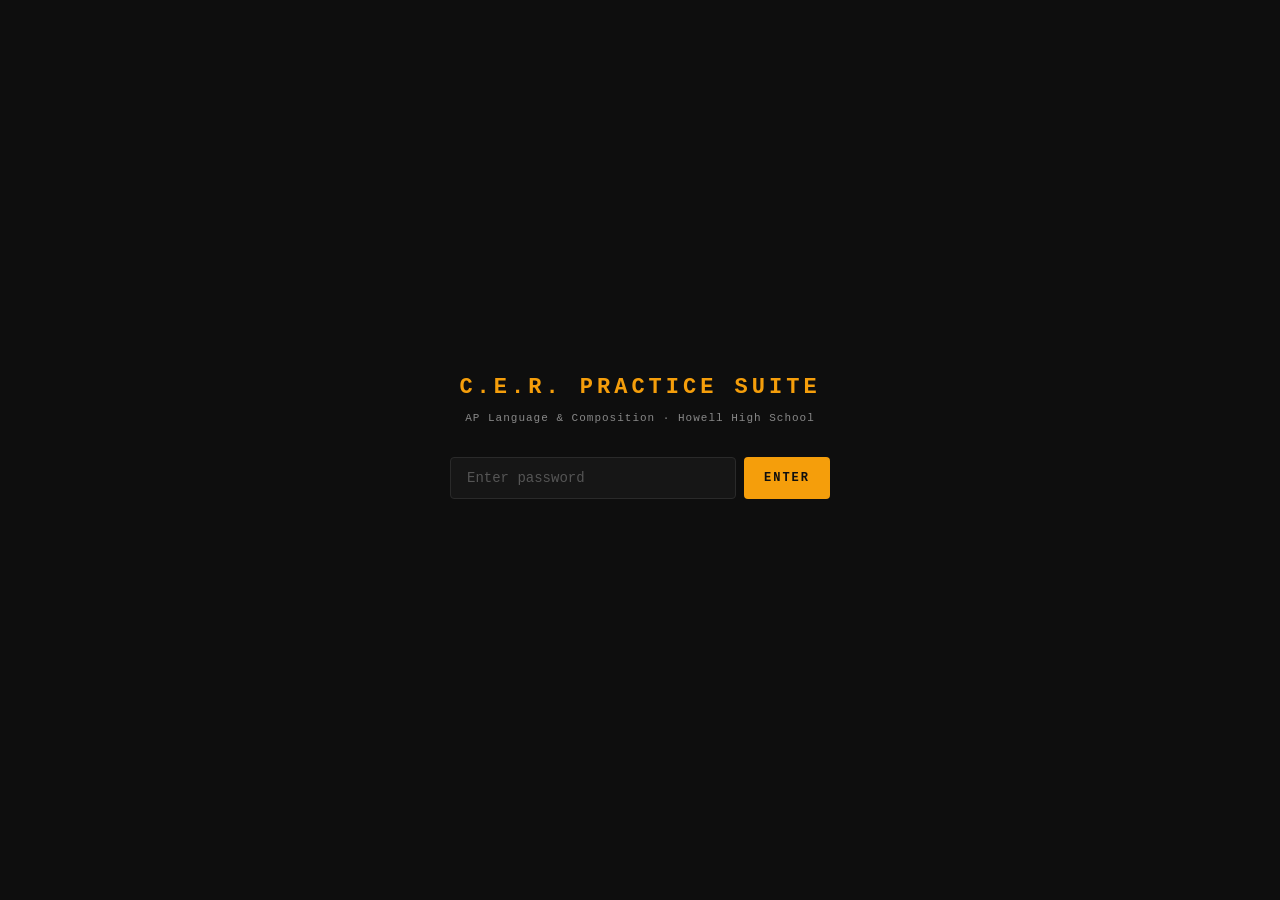
<file: gauntlet.html>
<!DOCTYPE html>
<html lang="en">
<head>
<meta charset="UTF-8">
<meta name="viewport" content="width=device-width, initial-scale=1.0">
<title>The Reasoning Gauntlet</title>
<link rel="stylesheet" href="styles.css">
<style>
  /* Gauntlet accent: amber */
  :root {
    --accent: #f59e0b;
    --accent-dim: #3d3a20;
    --accent-bg: #1a1a0e;
  }

  #app { max-width: 720px; }

  /* Prompt Card */
  .prompt-card {
    background: var(--card);
    border: 1px solid var(--border);
    border-radius: 4px;
    margin-bottom: 16px;
    overflow: hidden;
  }
  .prompt-section { padding: 16px 20px; }
  .prompt-section + .prompt-section { border-top: 1px solid var(--border); }
  .prompt-label {
    font-size: 10px;
    letter-spacing: 3px;
    color: var(--accent);
    font-weight: 700;
    margin-bottom: 8px;
  }
  .prompt-text {
    font-family: var(--serif);
    font-size: 15px;
    line-height: 1.6;
    color: #d4d0c8;
  }

  /* Challenge Box */
  .challenge-box {
    display: flex;
    align-items: flex-start;
    gap: 10px;
    background: var(--accent-bg);
    border: 1px solid var(--accent-dim);
    border-radius: 4px;
    padding: 12px 16px;
    margin-bottom: 16px;
    font-size: 13px;
    color: #c8c4b8;
    line-height: 1.5;
  }
  .challenge-box strong { color: var(--text); }

  /* Input Area */
  .input-area { margin-bottom: 16px; }
  textarea { min-height: 140px; }

  .input-footer {
    display: flex;
    align-items: center;
    justify-content: space-between;
    margin-top: 10px;
    gap: 10px;
  }
  .hint-btn {
    background: transparent;
    border: 1px solid #444;
    color: var(--text-dim);
    font-family: var(--mono);
    font-size: 10px;
    letter-spacing: 2px;
    padding: 6px 12px;
    cursor: pointer;
    border-radius: 3px;
  }
  .hint-btn:hover { border-color: var(--text-dim); }
  .word-count { flex: 1; text-align: center; }
  .submit-btn { color: var(--bg); }

  .hint-box {
    margin-top: 10px;
    padding: 10px 14px;
    background: var(--accent-bg);
    border: 1px solid var(--accent-dim);
    border-radius: 4px;
    font-family: var(--serif);
    font-size: 13px;
    line-height: 1.5;
    color: #b0a880;
    display: none;
  }
  .hint-box.show { display: block; }
  .hint-box strong { color: var(--accent); font-family: var(--mono); font-size: 11px; }

  /* Feedback */
  .feedback-area { display: none; margin-top: 8px; }
  .feedback-area.show { display: block; }

  .diagnosis-box {
    background: var(--card);
    border: 1px solid var(--border);
    border-radius: 4px;
    padding: 16px 18px;
    margin-bottom: 12px;
  }
  .diagnosis-text {
    font-family: var(--serif);
    font-size: 14px;
    line-height: 1.6;
    color: #d4d0c8;
  }

  .their-response {
    background: #111;
    border: 1px solid #222;
    border-radius: 4px;
    padding: 12px 16px;
    margin-bottom: 14px;
  }
  .their-response-label {
    font-size: 9px;
    letter-spacing: 2px;
    color: var(--text-faint);
    margin-bottom: 6px;
  }
  .their-response-text {
    font-family: var(--serif);
    font-size: 13px;
    line-height: 1.5;
    color: var(--text-dim);
    font-style: italic;
  }

  .feedback-actions {
    display: flex;
    gap: 10px;
    justify-content: flex-end;
    flex-wrap: wrap;
  }
  .retry-btn {
    background: transparent;
    border: 1px solid var(--accent);
    color: var(--accent);
    font-family: var(--mono);
    font-size: 11px;
    font-weight: 700;
    letter-spacing: 2px;
    padding: 10px 20px;
    cursor: pointer;
    border-radius: 3px;
  }
  .retry-btn:hover { background: rgba(245,158,11,0.08); }
  .next-btn {
    background: transparent;
    border: 1px solid #555;
    color: #999;
    font-family: var(--mono);
    font-size: 11px;
    letter-spacing: 2px;
    padding: 10px 20px;
    cursor: pointer;
    border-radius: 3px;
  }
  .next-btn:hover { border-color: #888; color: #ccc; }

  .reset-btn:hover { background: rgba(245,158,11,0.08); }

  @media (max-width: 500px) {
    .input-footer { flex-wrap: wrap; }
    .word-count { order: 3; flex-basis: 100%; text-align: left; }
  }
</style>
</head>
<body>

<div id="app">
  <a href="index.html" class="home-link">← HOME</a>

  <!-- Header -->
  <div class="header">
    <div class="title-row">
      <h1>THE REASONING GAUNTLET</h1>
      <div class="round-badge"><span id="round-num">1</span><span class="total">/5</span></div>
    </div>
    <div class="difficulty-bar" id="difficulty-bar">
      <div class="pip" id="pip-0"></div>
      <div class="pip" id="pip-1"></div>
      <div class="pip" id="pip-2"></div>
      <div class="pip" id="pip-3"></div>
      <div class="pip" id="pip-4"></div>
      <span class="difficulty-label" id="difficulty-label"></span>
    </div>
  </div>

  <!-- Prompt Card -->
  <div class="prompt-card">
    <div class="prompt-section">
      <div class="prompt-label">CLAIM</div>
      <div class="prompt-text" id="claim-text"></div>
    </div>
    <div class="prompt-section">
      <div class="prompt-label">EVIDENCE</div>
      <div class="prompt-text" id="evidence-text"></div>
    </div>
  </div>

  <!-- Challenge -->
  <div class="challenge-box">
    <span>✍</span>
    <span>Write the <strong>reasoning</strong> — the "so what?" that connects this evidence to this claim.</span>
  </div>

  <!-- Input Area -->
  <div class="input-area" id="input-area">
    <button class="start-btn" id="start-btn" onclick="startRound()">BEGIN ROUND 1</button>
    <div id="writing-area" style="display:none;">
      <textarea id="response-input" placeholder="Your reasoning goes here..."></textarea>
      <div class="input-footer">
        <button class="hint-btn" onclick="toggleHint()">SHOW HINT</button>
        <div class="word-count" id="word-count">0 words</div>
        <button class="submit-btn" id="submit-btn" onclick="submitResponse()">SUBMIT</button>
      </div>
      <div class="hint-box" id="hint-box"></div>
      <div class="error-box" id="error-box"></div>
    </div>
  </div>

  <!-- Feedback -->
  <div class="feedback-area" id="feedback-area">
    <div class="verdict-banner" id="verdict-banner">
      <span class="verdict-text" id="verdict-text"></span>
      <span id="verdict-check"></span>
    </div>
    <div class="diagnosis-box">
      <div class="diagnosis-text" id="diagnosis-text"></div>
      <div class="nudge-text" id="nudge-text"></div>
    </div>
    <div class="their-response">
      <div class="their-response-label">YOUR RESPONSE</div>
      <div class="their-response-text" id="their-response-text"></div>
    </div>
    <div class="feedback-actions" id="feedback-actions"></div>
  </div>

  <!-- Complete Screen -->
  <div id="complete-screen" style="display:none;">
    <div class="complete-card">
      <div id="complete-emoji" style="font-size:40px;margin-bottom:12px;"></div>
      <h1>GAUNTLET COMPLETE</h1>
      <div class="complete-score" id="complete-score"></div>
      <div class="results-list" id="results-list"></div>
      <button class="reset-btn" onclick="resetAll()">RUN IT AGAIN</button>
    </div>
  </div>
</div>

<script src="config.js"></script>
<script src="api.js"></script>
<script>
if (sessionStorage.getItem("auth") !== "1") { window.location.href = "index.html"; }
document.getElementById("app").style.display = "block";

const ROUNDS = [
  {
    difficulty: "WARM-UP",
    claim: "Curbelo's claim is valid: fear-based persuasion tactics frequently fail to change minds and may produce the opposite of their intended effect.",
    evidence: "The D.A.R.E. (Drug Abuse Resistance Education) program, launched in 1983 and eventually implemented in over 75% of American school districts, relied heavily on fear-based messaging about drug consequences — showing students graphic worst-case outcomes and invoking images of addiction and ruin. A 1994 study commissioned by the U.S. Department of Justice found that D.A.R.E. graduates showed no statistically significant difference in drug use compared to non-participants, and several follow-up analyses found marginally higher use rates among program alumni.",
    hint: "Don't just restate that D.A.R.E. didn't work — explain WHY the failure happened and what it reveals about how fear tactics affect audiences, specifically in terms of Curbelo's warning about 'sowing resentment.'"
  },
  {
    difficulty: "STANDARD",
    claim: "Curbelo's warning is especially applicable to climate change communication, where alarm-based messaging has consistently produced disengagement rather than action.",
    evidence: "A 2009 study by researchers Saffron O'Neill and Sophie Nicholson-Cole, published in Global Environmental Change, examined audience responses to dramatic fear-inducing climate imagery — flooded cities, dying ecosystems, catastrophic storms — and found that such imagery consistently increased feelings of helplessness and personal disengagement rather than motivation to act. Crucially, conservative respondents were most likely to dismiss the messaging as alarmist propaganda and reject both the message and the messenger entirely.",
    hint: "The evidence gives you TWO effects: general disengagement AND the specific resentment response among conservatives. Strong reasoning explains how both together illustrate Curbelo's point — and pay attention to his distinction between being 'not always effective' and actively 'sowing resentment.'"
  },
  {
    difficulty: "ELEVATED",
    claim: "Curbelo's caution against fear is sound as a general principle, but historical evidence reveals that fear CAN be effective when the threat is specific, credible, and paired with a clear path to action — complicating any absolute reading of his claim.",
    evidence: "During the Cuban Missile Crisis, President Kennedy's October 22, 1962 televised address used precisely calibrated fear — naming Soviet missile sites, estimating their range, and describing the threat to American cities — alongside a concrete proposed response (a naval quarantine). Polls showed public support for firm action jumped from 44% to over 80% within days. Yet Kennedy's most celebrated line on fear — 'the only thing we have to fear is fear itself' — was itself a strategic redirection of fear toward productive action, suggesting that even the most famous anti-fear rhetoric is, in practice, a form of fear management rather than fear elimination.",
    hint: "Both pieces of evidence support AND complicate Curbelo. Kennedy's missile speech shows fear working; the 'nothing to fear' framing shows that even rejecting fear uses fear strategically. Your reasoning must engage with this tension — it can't just pick one side and ignore the other."
  },
  {
    difficulty: "ADVANCED",
    claim: "Curbelo's claim is most valid when applied to audiences who already feel targeted — in those contexts, fear appeals don't just fail but actively harden resistance, producing exactly the resentment he describes.",
    evidence: "Research on HIV/AIDS prevention messaging in the 1980s and 1990s found a consistent pattern: graphic fear-based campaigns showing death, disfigurement, and social exclusion drove people in already-stigmatized communities away from testing and treatment, as audiences associated the fear with the messengers — perceived as hostile outsiders — rather than with the disease. Meanwhile, campaigns using affirming, community-rooted messaging produced measurable increases in testing rates within the same populations. The fear campaigns were not merely ineffective; they created documented barriers to care that took years to undo.",
    hint: "The claim specifies a condition: 'audiences who already feel targeted.' Your reasoning must use the HIV evidence to explain WHY that condition changes how fear operates — not just that it didn't work, but why the pre-existing sense of being targeted transformed fear into resentment toward the messenger."
  },
  {
    difficulty: "BOSS ROUND",
    claim: "Curbelo's claim contains a buried assumption — that persuaders can choose whether to use fear — that breaks down in genuine crises where honestly communicating a real danger IS the persuasive act, not a tactic layered on top of it.",
    evidence: "Civil rights leaders in the 1960s made explicit strategic decisions about fear. In his memoir Walking with the Wind, John Lewis describes movement organizers deliberately choosing which emotional appeals to deploy with which audiences: footage of police violence in Birmingham and Selma — disturbing by design — was strategically shared with white Northern moderates who had been unmoved by moral arguments alone. Within Black communities, the same movement relied primarily on solidarity, dignity, and collective purpose. The same cause, two fundamentally different persuasion strategies — selected based on each audience's existing relationship to the threat being named.",
    hint: "The surface reading is 'the Civil Rights Movement used fear and it worked.' The deeper argument interrogates what Curbelo's claim assumes: that persuaders can simply choose not to scare people. Lewis's account complicates that — sometimes the fear IS the honest truth of the situation. Deep reasoning asks whether Curbelo is giving tactical advice, or making a deeper claim about what persuasion should be."
  }
];

const SYSTEM_PROMPT = `You are an AP Language and Composition reasoning coach. Your ONLY job is to evaluate student-written REASONING — the analytical connector between a claim and its evidence.

You will receive:
- A CLAIM (the sub-argument)
- EVIDENCE (the supporting proof)
- The student's REASONING attempt (their "so what?" explanation)

EVALUATE the reasoning using these criteria:
1. Does it actually CONNECT the evidence to the claim (not just restate either)?
2. Does it add an ANALYTICAL LAYER — an interpretation, implication, or insight that isn't obvious from the evidence alone?
3. Does it move the argument FORWARD rather than circling back?

COMMON FAILURE MODES to diagnose:
- "The Parrot": Just restates the evidence in slightly different words
- "The Echo": Just restates the claim without adding depth
- "The Drifter": Goes off on a tangent unrelated to the claim or evidence
- "The Generalizer": Makes a broad, vague statement ("This shows how divided we are") without specific analytical connection
- "The Summarizer": Summarizes what the evidence says without explaining WHY it matters for the claim

RESPOND ONLY with a JSON object in this exact format, with no other text:
{"verdict": "PASS or PUSH HARDER or TRY AGAIN", "diagnosis": "1-2 sentences identifying exactly what the reasoning does well or what failure mode it falls into. Be specific — quote their words back to them when pointing out a problem. Be conversational and direct, no formal language.", "nudge": "1 sentence suggesting a concrete next move if they need to improve, or a brief acknowledgment of what worked if they passed. Keep it tight."}

IMPORTANT CALIBRATION:
- PASS = The reasoning genuinely adds analytical depth and connects evidence to claim. It doesn't have to be perfect, but it must do real interpretive work.
- PUSH HARDER = There's something there, but it's too surface-level, too vague, or doesn't fully close the loop between evidence and claim.
- TRY AGAIN = The response is a restatement, a tangent, or doesn't function as reasoning at all.

Be tough but fair. Most students will earn PUSH HARDER on their first attempt. A PASS should feel earned. Keep all feedback to 2-3 sentences max. No lists, no bullet points. Talk to them like a straight-shooting coach, not a rubric.`;

let currentRound = 0;
let attempts = 0;
let roundResults = [];
let hintVisible = false;

function renderRound() {
  const round = ROUNDS[currentRound];
  document.getElementById("round-num").textContent = currentRound + 1;
  document.getElementById("difficulty-label").textContent = round.difficulty;
  document.getElementById("claim-text").textContent = round.claim;
  document.getElementById("evidence-text").textContent = round.evidence;
  document.getElementById("hint-box").innerHTML = "<strong>HINT:</strong> " + round.hint;
  document.getElementById("start-btn").textContent = "BEGIN ROUND " + (currentRound + 1);

  for (let i = 0; i < 5; i++) {
    const pip = document.getElementById("pip-" + i);
    pip.className = "pip";
    if (i < currentRound) pip.classList.add("done");
    else if (i === currentRound) pip.classList.add("active");
    pip.style.opacity = i <= currentRound ? "1" : "0.4";
  }

  document.getElementById("start-btn").style.display = "block";
  document.getElementById("writing-area").style.display = "none";
  document.getElementById("feedback-area").classList.remove("show");
  document.getElementById("input-area").style.display = "block";
  document.getElementById("complete-screen").style.display = "none";
  document.getElementById("error-box").classList.remove("show");
  document.getElementById("hint-box").classList.remove("show");
  document.getElementById("response-input").value = "";
  document.getElementById("response-input").disabled = false;
  document.getElementById("submit-btn").disabled = false;
  document.getElementById("submit-btn").textContent = "SUBMIT";
  document.getElementById("word-count").textContent = "0 words";
  document.querySelector(".hint-btn").textContent = "SHOW HINT";
  hintVisible = false;
  attempts = 0;
}

function startRound() {
  document.getElementById("start-btn").style.display = "none";
  document.getElementById("writing-area").style.display = "block";
  document.getElementById("response-input").focus();
}

function toggleHint() {
  hintVisible = !hintVisible;
  document.getElementById("hint-box").classList.toggle("show", hintVisible);
  document.querySelector(".hint-btn").textContent = hintVisible ? "HIDE HINT" : "SHOW HINT";
}

document.getElementById("response-input").addEventListener("input", function() {
  const words = this.value.trim() ? this.value.trim().split(/\s+/).length : 0;
  document.getElementById("word-count").textContent = words + " words";
});

async function submitResponse() {
  const response = document.getElementById("response-input").value.trim();
  const errorBox = document.getElementById("error-box");

  if (!response || response.split(/\s+/).length < 8) {
    errorBox.textContent = "Give me at least a full sentence to work with.";
    errorBox.classList.add("show");
    return;
  }

  errorBox.classList.remove("show");
  attempts++;

  const submitBtn = document.getElementById("submit-btn");
  submitBtn.disabled = true;
  submitBtn.innerHTML = '<span class="spinner"></span>ANALYZING...';
  document.getElementById("response-input").disabled = true;

  const round = ROUNDS[currentRound];
  const userMessage = `ROUND DIFFICULTY: ${round.difficulty}\n\nCLAIM: ${round.claim}\n\nEVIDENCE: ${round.evidence}\n\nSTUDENT'S REASONING:\n${response}`;

  try {
    const parsed = await callGemini(SYSTEM_PROMPT, userMessage);
    showFeedback(parsed, response);
  } catch (err) {
    errorBox.textContent = "Connection issue — " + (err.message || "try again.");
    errorBox.classList.add("show");
    submitBtn.disabled = false;
    submitBtn.textContent = "SUBMIT";
    document.getElementById("response-input").disabled = false;
  }
}

function showFeedback(feedback, response) {
  document.getElementById("writing-area").style.display = "none";
  document.getElementById("start-btn").style.display = "none";
  const fb = document.getElementById("feedback-area");
  fb.classList.add("show");

  const color = feedback.verdict === "PASS" ? "var(--pass)" :
                feedback.verdict === "PUSH HARDER" ? "var(--warn)" : "var(--fail)";
  const banner = document.getElementById("verdict-banner");
  banner.style.borderColor = color;
  const vText = document.getElementById("verdict-text");
  vText.textContent = feedback.verdict;
  vText.style.color = color;
  document.getElementById("verdict-check").textContent = feedback.verdict === "PASS" ? "✓" : "";

  document.getElementById("diagnosis-text").textContent = feedback.diagnosis || "";
  const nudge = document.getElementById("nudge-text");
  nudge.textContent = feedback.nudge || "";
  nudge.style.display = feedback.nudge ? "block" : "none";

  document.getElementById("their-response-text").textContent = response;

  if (feedback.verdict === "PASS") {
    roundResults.push({ round: currentRound, attempts: attempts, verdict: "PASS" });
  }

  const actions = document.getElementById("feedback-actions");
  actions.innerHTML = "";

  if (feedback.verdict !== "PASS") {
    const retryBtn = document.createElement("button");
    retryBtn.className = "retry-btn";
    retryBtn.textContent = "REVISE & RESUBMIT";
    retryBtn.onclick = function() {
      fb.classList.remove("show");
      document.getElementById("writing-area").style.display = "block";
      document.getElementById("response-input").disabled = false;
      document.getElementById("submit-btn").disabled = false;
      document.getElementById("submit-btn").textContent = "SUBMIT";
      document.getElementById("hint-box").classList.remove("show");
      hintVisible = false;
      document.querySelector(".hint-btn").textContent = "SHOW HINT";
      document.getElementById("response-input").focus();
    };
    actions.appendChild(retryBtn);
  }

  const nextBtn = document.createElement("button");
  nextBtn.className = "next-btn";
  nextBtn.textContent = feedback.verdict === "PASS"
    ? (currentRound >= ROUNDS.length - 1 ? "FINISH" : "NEXT ROUND →")
    : (currentRound >= ROUNDS.length - 1 ? "FINISH ANYWAY" : "SKIP TO NEXT →");
  nextBtn.onclick = function() {
    if (currentRound >= ROUNDS.length - 1) showComplete();
    else { currentRound++; renderRound(); }
  };
  actions.appendChild(nextBtn);

  fb.scrollIntoView({ behavior: "smooth", block: "center" });
}

function showComplete() {
  document.getElementById("input-area").style.display = "none";
  document.getElementById("feedback-area").classList.remove("show");
  document.querySelector(".header").style.display = "none";
  document.querySelector(".prompt-card").style.display = "none";
  document.querySelector(".challenge-box").style.display = "none";

  document.getElementById("complete-screen").style.display = "block";

  const passedCount = roundResults.filter(r => r.verdict === "PASS").length;
  document.getElementById("complete-emoji").textContent =
    passedCount >= 4 ? "🔥" : passedCount >= 2 ? "💪" : "📝";
  document.getElementById("complete-score").textContent =
    passedCount + " / " + ROUNDS.length + " rounds passed";

  const list = document.getElementById("results-list");
  list.innerHTML = "";
  ROUNDS.forEach(function(r, i) {
    const result = roundResults.find(rr => rr.round === i);
    const row = document.createElement("div");
    row.className = "result-row";
    row.innerHTML =
      '<span class="result-diff">' + r.difficulty + '</span>' +
      '<span class="result-verdict" style="color:' + (result ? "var(--pass)" : "var(--text-faint)") + '">' +
      (result ? "PASS (" + result.attempts + " attempt" + (result.attempts > 1 ? "s" : "") + ")" : "—") +
      '</span>';
    list.appendChild(row);
  });
}

function resetAll() {
  currentRound = 0;
  attempts = 0;
  roundResults = [];
  document.querySelector(".header").style.display = "";
  document.querySelector(".prompt-card").style.display = "";
  document.querySelector(".challenge-box").style.display = "";
  renderRound();
}

renderRound();
</script>
</body>
</html>
</file>
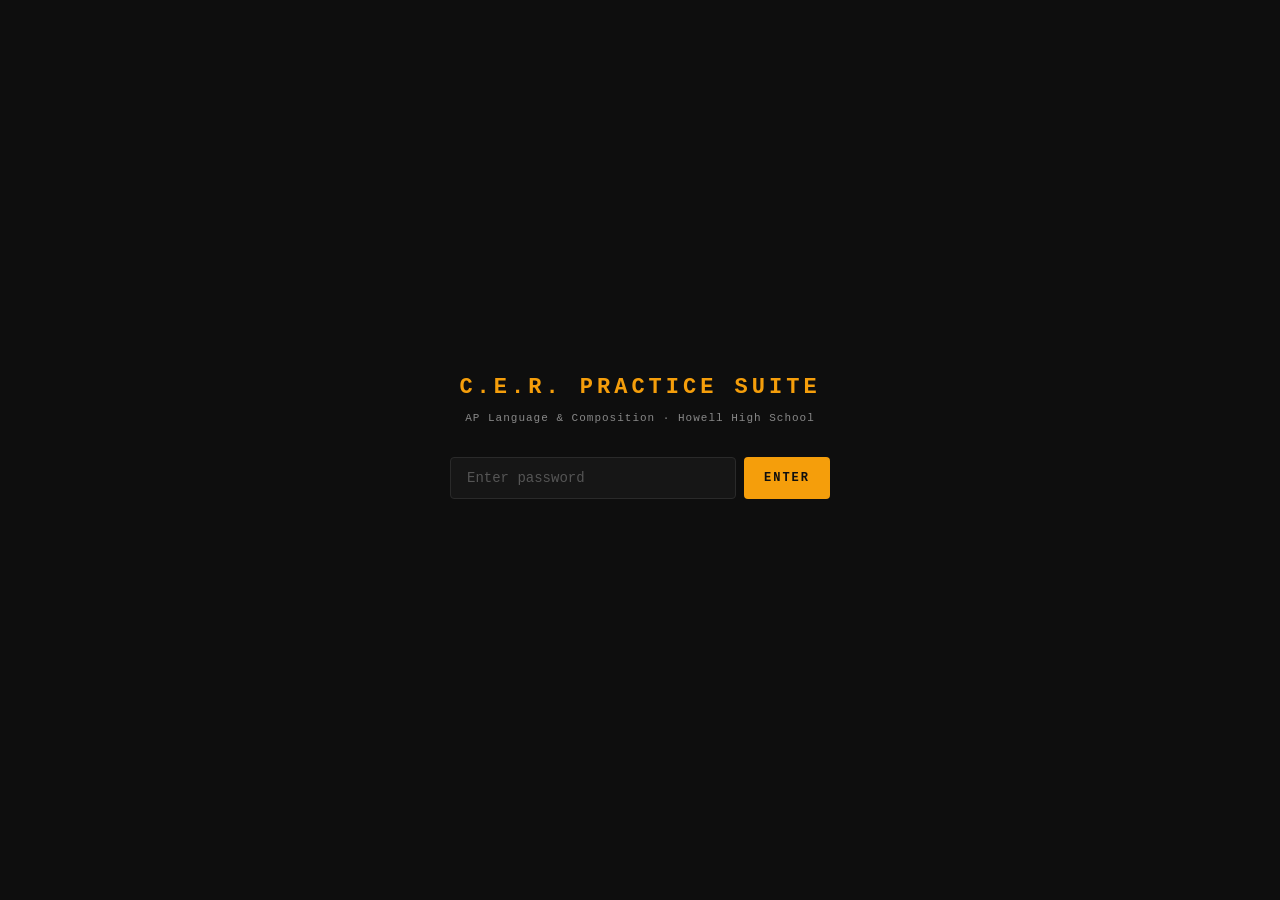
<file: step-builder.html>
<!DOCTYPE html>
<html lang="en">
<head>
<meta charset="UTF-8">
<meta name="viewport" content="width=device-width, initial-scale=1.0">
<title>The C.E.R. Step-Builder</title>
<link rel="stylesheet" href="styles.css">
<style>
  /* Step-Builder uses three colors, no single --accent */
  :root {
    --accent: #e05252;  /* used for title + gate; C color */
    --c-color: #e05252;
    --e-color: #f59e0b;
    --r-color: #52b4e0;
  }

  #app { max-width: 740px; }
  #gate button { color: #fff; }
  .title-row h1 { color: var(--c-color); }

  /* Step Progress */
  .step-progress {
    display: flex;
    align-items: center;
    gap: 0;
    margin-bottom: 20px;
  }
  .step-node {
    width: 42px;
    height: 42px;
    border-radius: 50%;
    display: flex;
    align-items: center;
    justify-content: center;
    font-size: 18px;
    font-weight: 700;
    border: 2.5px solid #333;
    color: #555;
    background: var(--bg);
    transition: all 0.3s;
    flex-shrink: 0;
    font-family: var(--mono);
  }
  .step-node.active-c { border-color: var(--c-color); color: var(--c-color); background: rgba(224,82,82,0.1); }
  .step-node.active-e { border-color: var(--e-color); color: var(--e-color); background: rgba(245,158,11,0.1); }
  .step-node.active-r { border-color: var(--r-color); color: var(--r-color); background: rgba(82,180,224,0.1); }
  .step-node.done { border-color: var(--pass); color: var(--pass); background: rgba(34,197,94,0.1); }
  .step-connector { flex: 1; height: 2px; background: #333; transition: background 0.3s; }
  .step-connector.done { background: var(--pass); }

  /* Prompt Card */
  .prompt-card {
    background: var(--card);
    border: 1px solid var(--border);
    border-radius: 4px;
    padding: 16px 20px;
    margin-bottom: 16px;
  }
  .prompt-label {
    font-size: 10px;
    letter-spacing: 3px;
    font-weight: 700;
    margin-bottom: 8px;
    color: var(--text-faint);
  }
  .prompt-text {
    font-family: var(--serif);
    font-size: 14px;
    line-height: 1.65;
    color: #d4d0c8;
  }

  /* Challenge Box */
  .challenge-box {
    display: flex;
    align-items: flex-start;
    gap: 10px;
    border: 1px solid;
    border-radius: 4px;
    padding: 12px 16px;
    margin-bottom: 16px;
    font-size: 13px;
    line-height: 1.5;
  }
  .challenge-box strong { color: var(--text); }

  /* Locked sections */
  .locked-section {
    background: var(--card);
    border: 1px solid var(--border);
    border-radius: 4px;
    padding: 14px 18px;
    margin-bottom: 12px;
    opacity: 0.5;
  }
  .locked-section.unlocked { opacity: 1; border-color: var(--pass); }
  .locked-label {
    font-size: 9px;
    letter-spacing: 2px;
    font-weight: 700;
    margin-bottom: 6px;
  }
  .locked-text {
    font-family: var(--serif);
    font-size: 14px;
    line-height: 1.5;
    color: #d4d0c8;
  }

  .input-footer {
    display: flex;
    align-items: center;
    justify-content: space-between;
    margin-top: 10px;
    gap: 10px;
  }
  .word-count { flex: 1; text-align: center; }

  /* Colored submit buttons */
  .submit-btn.c-btn { background: var(--c-color); color: #fff; }
  .submit-btn.e-btn { background: var(--e-color); color: var(--bg); }
  .submit-btn.r-btn { background: var(--r-color); color: #fff; }

  .secondary-btn {
    border: 1px solid;
    color: inherit;
  }

  /* Inline feedback blocks */
  .feedback-inline {
    border-radius: 4px;
    padding: 14px 18px;
    margin-top: 12px;
    display: none;
  }
  .feedback-inline.show { display: block; }
  .feedback-verdict {
    font-size: 14px;
    font-weight: 700;
    letter-spacing: 3px;
    margin-bottom: 8px;
  }
  .feedback-body {
    font-family: var(--serif);
    font-size: 13px;
    line-height: 1.5;
    color: #d4d0c8;
  }
  .feedback-nudge {
    font-family: var(--serif);
    font-size: 12px;
    font-style: italic;
    margin-top: 8px;
  }

  /* Complete / Assembled Paragraph */
  .complete-card {
    text-align: center;
    padding: 40px 30px;
    background: var(--card);
    border: 1px solid var(--border);
    border-radius: 4px;
    margin-top: 20px;
  }
  .complete-card h1 { color: var(--c-color); margin-bottom: 10px; }
  .assembled-paragraph {
    text-align: left;
    background: #111;
    border: 1px solid #222;
    border-radius: 4px;
    padding: 20px;
    margin-top: 20px;
    margin-bottom: 20px;
  }
  .assembled-label { font-size: 9px; letter-spacing: 2px; color: var(--text-faint); margin-bottom: 10px; }
  .assembled-text { font-family: var(--serif); font-size: 15px; line-height: 1.75; color: #d4d0c8; }
  .assembled-text .cer-c { border-bottom: 2px solid var(--c-color); padding-bottom: 1px; }
  .assembled-text .cer-e { border-bottom: 2px solid var(--e-color); padding-bottom: 1px; }
  .assembled-text .cer-r { border-bottom: 2px solid var(--r-color); padding-bottom: 1px; }
  .cer-legend {
    display: flex;
    gap: 20px;
    justify-content: center;
    margin-top: 10px;
    font-size: 10px;
    letter-spacing: 1px;
    color: var(--text-dim);
  }
  .cer-legend span { display: flex; align-items: center; gap: 5px; }
  .cer-legend .dot { width: 10px; height: 3px; border-radius: 1px; }
  .reset-btn { border-color: var(--c-color); color: var(--c-color); }
  .reset-btn:hover { background: rgba(224,82,82,0.08); }

  .copy-btn {
    background: transparent;
    border: 1px solid #444;
    color: var(--text-faint);
    font-family: var(--mono);
    font-size: 9px;
    letter-spacing: 2px;
    padding: 5px 10px;
    cursor: pointer;
    border-radius: 3px;
    flex-shrink: 0;
  }
  .copy-btn:hover { border-color: var(--text-dim); color: var(--text-dim); }

  @media (max-width: 500px) {
    .step-node { width: 34px; height: 34px; font-size: 15px; }
  }
</style>
</head>
<body>

<div id="app">
  <a href="index.html" class="home-link">← HOME</a>

  <div class="header">
    <div class="title-row">
      <h1>THE C.E.R. STEP-BUILDER</h1>
    </div>
  </div>

  <!-- Step Progress -->
  <div class="step-progress">
    <div class="step-node" id="node-c">C</div>
    <div class="step-connector" id="conn-ce"></div>
    <div class="step-node" id="node-e">E</div>
    <div class="step-connector" id="conn-er"></div>
    <div class="step-node" id="node-r">R</div>
  </div>

  <!-- Prompt -->
  <div class="prompt-card">
    <div class="prompt-label">THE PROMPT — CURBELO ON PERSUASION (2018)</div>
    <div class="prompt-text">
      Write an essay that argues your position on the extent to which Curbelo's claim about persuading others is valid. Take a <strong>defensible position</strong> and support it with <strong>appropriate evidence</strong>.
    </div>
  </div>

  <!-- Curbelo Quote (collapsible) -->
  <details style="margin-bottom:16px;background:var(--card);border:1px solid var(--border);border-radius:4px;padding:0;">
    <summary style="padding:10px 16px;font-size:11px;letter-spacing:2px;color:var(--text-dim);cursor:pointer;font-family:var(--mono);">VIEW CURBELO'S STATEMENT</summary>
    <div style="padding:4px 16px 14px;font-family:var(--serif);font-size:13px;line-height:1.7;color:#b0a880;font-style:italic;">
      "If you're trying to convince someone that they need to get involved in an issue or perhaps change their thinking on an issue, trying to scare them is not always effective and can actually sow resentment."
      <div style="margin-top:8px;font-size:11px;font-style:normal;color:var(--text-faint);letter-spacing:1px;">— Carlos Curbelo, then U.S. Representative, 2018 interview on the importance of collaboration</div>
    </div>
  </details>

  <!-- Phase: Start -->
  <div id="phase-start">
    <button class="start-btn" onclick="startBuilder()">BEGIN BUILDING</button>
  </div>

  <!-- Phase: Claim -->
  <div id="phase-claim" style="display:none;">
    <div class="challenge-box" style="border-color:rgba(224,82,82,0.3);background:rgba(224,82,82,0.05);color:#c8b0b0;">
      <span>📌</span>
      <span><strong>STEP 1 — INTRO PARAGRAPH:</strong> Write a complete introduction. Start with <strong>context</strong> that frames the issue of fear-based persuasion and why it matters. Then briefly acknowledge that <strong>reasonable people disagree</strong> on whether Curbelo's claim holds up — no evidence needed, just gesture at the debate. End with your <strong>central thesis</strong>: a defensible position on the extent to which Curbelo's claim is valid. Full agreement or full disagreement are both fine — just make it arguable.</span>
    </div>
    <textarea id="claim-input" placeholder="Write your intro paragraph here — context, differing views, then your thesis..."></textarea>
    <div class="input-footer">
      <div class="word-count" id="claim-wc">0 words</div>
      <button class="copy-btn" id="claim-copy-btn" onclick="copyStep('claim')">COPY</button>
      <button class="submit-btn c-btn" id="claim-btn" onclick="submitStep('claim')">SUBMIT INTRO</button>
    </div>
    <div class="error-box" id="error-claim"></div>
    <div class="feedback-inline" id="fb-claim" style="border:1px solid rgba(224,82,82,0.3);background:rgba(224,82,82,0.05);"></div>
  </div>

  <!-- Phase: Evidence -->
  <div id="phase-evidence" style="display:none;">
    <div class="locked-section unlocked" id="locked-claim">
      <div class="locked-label" style="color:var(--c-color);">YOUR INTRO ✓</div>
      <div class="locked-text" id="locked-claim-text"></div>
    </div>
    <div class="challenge-box" style="border-color:rgba(245,158,11,0.3);background:rgba(245,158,11,0.05);color:#c8c0b0;">
      <span>📋</span>
      <span><strong>STEP 2 — EVIDENCE:</strong> Provide specific, concrete evidence that supports your claim. Names, dates, events, data — not vague gestures. You can use historical examples, current events, personal experience, or data.</span>
    </div>
    <div id="evidence-revised-note" style="display:none;font-size:12px;font-family:var(--serif);color:var(--text-dim);background:rgba(245,158,11,0.07);border:1px solid rgba(245,158,11,0.2);border-radius:4px;padding:10px 14px;margin-bottom:12px;">
      Your previous evidence is preserved below — resubmit it against your revised claim, or rewrite it.
    </div>
    <textarea id="evidence-input" placeholder="Write your evidence here..."></textarea>
    <div class="input-footer">
      <div class="word-count" id="evidence-wc">0 words</div>
      <button class="copy-btn" id="evidence-copy-btn" onclick="copyStep('evidence')">COPY</button>
      <button class="submit-btn e-btn" id="evidence-btn" onclick="submitStep('evidence')">SUBMIT EVIDENCE</button>
    </div>
    <div class="error-box" id="error-evidence"></div>
    <div class="feedback-inline" id="fb-evidence" style="border:1px solid rgba(245,158,11,0.3);background:rgba(245,158,11,0.05);"></div>
  </div>

  <!-- Phase: Reasoning -->
  <div id="phase-reasoning" style="display:none;">
    <div class="locked-section unlocked" id="locked-claim-2">
      <div class="locked-label" style="color:var(--c-color);">YOUR INTRO ✓</div>
      <div class="locked-text" id="locked-claim-text-2"></div>
    </div>
    <div class="locked-section unlocked" id="locked-evidence">
      <div class="locked-label" style="color:var(--e-color);">YOUR EVIDENCE ✓</div>
      <div class="locked-text" id="locked-evidence-text"></div>
    </div>
    <div class="challenge-box" style="border-color:rgba(82,180,224,0.3);background:rgba(82,180,224,0.05);color:#b0c0c8;">
      <span>🔗</span>
      <span><strong>STEP 3 — REASONING:</strong> Now write the "so what?" — explain WHY your evidence proves your claim. Don't restate the evidence. Don't restate the claim. Add a new analytical layer that connects the two.</span>
    </div>
    <textarea id="reasoning-input" placeholder="Write your reasoning here..."></textarea>
    <div class="input-footer">
      <div class="word-count" id="reasoning-wc">0 words</div>
      <button class="copy-btn" id="reasoning-copy-btn" onclick="copyStep('reasoning')">COPY</button>
      <button class="submit-btn r-btn" id="reasoning-btn" onclick="submitStep('reasoning')">SUBMIT REASONING</button>
    </div>
    <div class="error-box" id="error-reasoning"></div>
    <div class="feedback-inline" id="fb-reasoning" style="border:1px solid rgba(82,180,224,0.3);background:rgba(82,180,224,0.05);"></div>
  </div>

  <!-- Complete -->
  <div id="complete-screen" style="display:none;">
    <div class="complete-card">
      <div style="font-size:40px;margin-bottom:12px;">🏗️</div>
      <h1>PARAGRAPH BUILT</h1>
      <p style="color:var(--text-dim);font-size:14px;">Here's your assembled argument paragraph with each C.E.R. component marked:</p>
      <div class="assembled-paragraph">
        <div class="assembled-label">YOUR ASSEMBLED PARAGRAPH</div>
        <div class="assembled-text" id="assembled-text"></div>
      </div>
      <div class="cer-legend">
        <span><span class="dot" style="background:var(--c-color);"></span> INTRO</span>
        <span><span class="dot" style="background:var(--e-color);"></span> EVIDENCE</span>
        <span><span class="dot" style="background:var(--r-color);"></span> REASONING</span>
      </div>
      <button class="reset-btn" onclick="resetAll()">BUILD ANOTHER</button>
    </div>
  </div>
</div>

<script src="config.js"></script>
<script src="api.js"></script>
<script>
if (sessionStorage.getItem("auth") !== "1") { window.location.href = "index.html"; }
document.getElementById("app").style.display = "block";

const PROMPTS = {
  claim: `You are an AP Language and Composition writing coach. Evaluate this student's INTRODUCTION PARAGRAPH for an argument essay about the extent to which Curbelo's claim about fear-based persuasion is valid.

THE THESIS IS THE ONLY PASS/FAIL CRITERION. A clear, arguable thesis earns a PASS regardless of how thin the context or differing-views sections are. Weak context or differing views should be noted as coaching feedback in the nudge — they are NOT reasons to withhold a PASS.

What makes a thesis PASS:
- Takes a clear, committed position on Curbelo's claim (agreement, disagreement, or qualified stance)
- Is arguable — not a restatement of what Curbelo said, not an obvious fact
- Full agreement ("Curbelo is correct") is valid. Full disagreement ("Curbelo's claim is flawed") is valid. Qualified stances are valid and sophisticated.

QUALIFYING vs. BOTH-SIDESING — this distinction is critical:
- QUALIFYING is GOOD: the student commits to a position but acknowledges conditions or limits ("Curbelo is largely right, though fear can succeed when the threat is specific and credible"). This shows sophistication — do NOT flag it, praise it.
- BOTH-SIDESING is BAD: the student refuses to commit to either side ("There are valid arguments both for and against Curbelo"). This is not a thesis — it's a dodge. Flag it clearly.
- If a student uses qualifying language ("to a significant extent," "in most cases," "largely," "except when"), that is almost certainly QUALIFYING, not both-sidesing. Treat it as the sophisticated move it is.

The ONLY thesis types to reject:
- Restates Curbelo without taking a position ("Curbelo says fear doesn't always work")
- Both-sides dodge: refuses to commit ("people have different views on this")
- Logically unfalsifiable absolute with no room for exception ("fear NEVER works, period")

Context and differing views: these are nice-to-have intro moves. If they're thin or missing, mention it briefly in the nudge as something to strengthen — but do not let it block a PASS.

RESPOND ONLY with JSON:
{"verdict": "PASS or PUSH HARDER or TRY AGAIN", "analysis": "2 sentences max. Lead with the thesis — is it clear and committed? Then note briefly if context or differing views could be stronger. Be conversational and direct. Never flag qualifying language as a problem.", "nudge": "1 sentence — if passing, one specific thing they could strengthen in the intro; if not passing, the one concrete fix needed on the thesis."}

CALIBRATION:
- PASS = Thesis is clear and takes a committed position — context/differing views may be weak but that's fine
- PUSH HARDER = Thesis is vague, restates Curbelo, or is a both-sides dodge
- TRY AGAIN = No real thesis present, or no position taken at all`,

  evidence: `You are an AP Language and Composition writing coach. Evaluate this student's EVIDENCE for an argument essay about the validity of Curbelo's claim that fear-based persuasion is not always effective and can sow resentment.

Their INTRO PARAGRAPH (already approved — their thesis is the final sentence): {claim}

IMPORTANT CONTEXT: This is an AP exam simulation. Students are writing from memory without access to research, data, or statistics. Do NOT penalize students for lacking specific numbers, percentages, or cited studies. What matters is whether they can name a specific, real example (a historical event, a named program, a real person, a documented situation) and connect it to the claim. A well-chosen example described in general terms is better evidence than a vague gesture toward "many studies."

Good evidence:
- Names something SPECIFIC (a real event, person, program, or situation — not "many times in history")
- Is RELEVANT to the claim (directly supports the position on Curbelo's argument)
- Is plausible and grounded, even if exact statistics aren't provided

RESPOND ONLY with JSON:
{"verdict": "PASS or PUSH HARDER or TRY AGAIN", "analysis": "2 sentences max. If the evidence is too vague ('throughout history, many things happened'), call it out. If it names a specific real example and is relevant, pass it — do not require data or statistics. Say why it works or what's missing.", "nudge": "1 sentence — concrete fix or acknowledgment."}

CALIBRATION:
- PASS = Names a specific real example, clearly relevant to the claim — statistics not required
- PUSH HARDER = Relevant but too vague to anchor an argument (no named example, just general gestures)
- TRY AGAIN = No real evidence offered, or completely irrelevant to the claim`,

  reasoning: `You are an AP Language and Composition writing coach. Evaluate this student's REASONING — the analytical connector between their claim and evidence.

Their INTRO PARAGRAPH (thesis is the final sentence): {claim}
Their EVIDENCE: {evidence}

Good reasoning:
- CONNECTS evidence to claim (explains the logical link)
- ADDS AN ANALYTICAL LAYER (interpretation, not restatement)
- MOVES the argument FORWARD

COMMON FAILURES: "The Parrot" (restates evidence), "The Echo" (restates claim), "The Generalizer" (vague platitude), "The Drifter" (goes off-topic)

RESPOND ONLY with JSON:
{"verdict": "PASS or PUSH HARDER or TRY AGAIN", "analysis": "2 sentences max. Diagnose specifically. Quote their words if pointing out a problem. If they added genuine analytical depth, say what worked.", "nudge": "1 sentence — concrete fix or acknowledgment."}

CALIBRATION:
- PASS = Genuine analytical connection between evidence and claim
- PUSH HARDER = Attempts connection but too surface-level or vague
- TRY AGAIN = Restatement, tangent, or not functioning as reasoning`
};

let approvedClaim = "";
let approvedEvidence = "";
let approvedReasoning = "";

const SUBMIT_LABELS = { claim: "SUBMIT INTRO", evidence: "SUBMIT EVIDENCE", reasoning: "SUBMIT REASONING" };

// Restore any in-progress work saved from a previous session
["claim", "evidence", "reasoning"].forEach(function(step) {
  const saved = localStorage.getItem("cer_sb_" + step);
  if (saved) {
    document.getElementById(step + "-input").value = saved;
    const w = saved.trim() ? saved.trim().split(/\s+/).length : 0;
    document.getElementById(step + "-wc").textContent = w + " words";
  }
});

["claim", "evidence", "reasoning"].forEach(function(step) {
  document.getElementById(step + "-input").addEventListener("input", function() {
    const w = this.value.trim() ? this.value.trim().split(/\s+/).length : 0;
    document.getElementById(step + "-wc").textContent = w + " words";
    localStorage.setItem("cer_sb_" + step, this.value);
  });
});

function copyStep(step) {
  const text = document.getElementById(step + "-input").value;
  if (!text.trim()) return;
  navigator.clipboard.writeText(text).then(function() {
    const btn = document.getElementById(step + "-copy-btn");
    btn.textContent = "COPIED ✓";
    setTimeout(function() { btn.textContent = "COPY"; }, 1500);
  });
}

function startBuilder() {
  document.getElementById("phase-start").style.display = "none";
  document.getElementById("phase-claim").style.display = "block";
  document.getElementById("node-c").classList.add("active-c");
  document.getElementById("claim-input").focus();
}

async function submitStep(step) {
  const input = document.getElementById(step + "-input");
  const text = input.value.trim();
  const errorBox = document.getElementById("error-" + step);
  const btn = document.getElementById(step + "-btn");

  const minWords = step === "claim" ? 40 : 10;
  if (!text || text.split(/\s+/).length < minWords) {
    errorBox.textContent = step === "claim"
      ? "Write a full intro paragraph — at least a few sentences with context, differing views, and your thesis."
      : "Give me more to work with — at least a couple sentences.";
    errorBox.classList.add("show");
    return;
  }

  errorBox.classList.remove("show");
  btn.disabled = true;
  btn.innerHTML = '<span class="spinner"></span>ANALYZING...';
  input.disabled = true;

  let systemPrompt = PROMPTS[step]
    .replace("{claim}", approvedClaim)
    .replace("{evidence}", approvedEvidence);

  try {
    const parsed = await callGemini(systemPrompt, `STUDENT'S ${step.toUpperCase()}:\n${text}`);
    showStepFeedback(step, text, parsed);
  } catch (err) {
    errorBox.textContent = "Connection issue — " + (err.message || "try again.");
    errorBox.classList.add("show");
    btn.disabled = false;
    btn.textContent = SUBMIT_LABELS[step];
    input.disabled = false;
  }
}

function showStepFeedback(step, text, feedback) {
  // Reset button text (stop spinner) but keep disabled while feedback is visible
  // FIX for Bug #7: button only re-enables via retryStep()
  const btn = document.getElementById(step + "-btn");
  btn.disabled = true;
  btn.textContent = SUBMIT_LABELS[step];

  const fb = document.getElementById("fb-" + step);
  const color = feedback.verdict === "PASS" ? "var(--pass)" :
                feedback.verdict === "PUSH HARDER" ? "var(--warn)" : "var(--fail)";
  const nudgeColor = step === "claim" ? "var(--c-color)" : step === "evidence" ? "var(--e-color)" : "var(--r-color)";

  let html = `<div class="feedback-verdict" style="color:${color}">${feedback.verdict}</div>`;
  html += `<div class="feedback-body">${feedback.analysis || ""}</div>`;
  if (feedback.nudge) {
    html += `<div class="feedback-nudge" style="color:${nudgeColor}">${feedback.nudge}</div>`;
  }

  html += '<div class="btn-row">';
  if (feedback.verdict !== "PASS") {
    html += `<button class="secondary-btn" style="border-color:${color};color:${color}" onclick="retryStep('${step}')">REVISE</button>`;
  }
  if (feedback.verdict === "PASS") {
    if (step === "reasoning") {
      html += `<button class="ghost-btn" onclick="finishBuild()">SEE FULL PARAGRAPH →</button>`;
    } else {
      const nextStep = step === "claim" ? "evidence" : "reasoning";
      html += `<button class="ghost-btn" onclick="advanceStep('${step}','${nextStep}')">NEXT: ${nextStep.toUpperCase()} →</button>`;
    }
  } else {
    if (step === "reasoning") {
      html += `<button class="ghost-btn" onclick="forceAdvance('${step}');finishBuild()">SKIP →</button>`;
    } else {
      const nextStep = step === "claim" ? "evidence" : "reasoning";
      html += `<button class="ghost-btn" onclick="forceAdvance('${step}');advanceStep('${step}','${nextStep}')">SKIP →</button>`;
    }
  }
  html += '</div>';

  if (step === "evidence") {
    html += `<div style="margin-top:12px;padding-top:10px;border-top:1px solid rgba(255,255,255,0.07);text-align:center;">
      <button class="ghost-btn" style="font-size:11px;color:var(--c-color);opacity:0.8;" onclick="reviseClaim()">↑ REVISE MY CLAIM INSTEAD</button>
    </div>`;
  }

  fb.innerHTML = html;
  fb.classList.add("show");

  if (feedback.verdict === "PASS") {
    if (step === "claim") approvedClaim = text;
    else if (step === "evidence") approvedEvidence = text;
    else approvedReasoning = text;

    document.getElementById("node-" + step[0]).classList.remove("active-c", "active-e", "active-r");
    document.getElementById("node-" + step[0]).classList.add("done");
  }

  fb.scrollIntoView({ behavior: "smooth", block: "center" });
}

function retryStep(step) {
  const input = document.getElementById(step + "-input");
  input.disabled = false;
  const btn = document.getElementById(step + "-btn");
  btn.disabled = false;
  btn.textContent = SUBMIT_LABELS[step];
  document.getElementById("fb-" + step).classList.remove("show");
  input.focus();
}

function reviseClaim() {
  approvedClaim = "";

  // Reset claim node and connector
  document.getElementById("node-c").classList.remove("done");
  document.getElementById("node-c").classList.add("active-c");
  document.getElementById("conn-ce").classList.remove("done");

  // Re-open claim for editing
  const claimInput = document.getElementById("claim-input");
  claimInput.disabled = false;
  document.getElementById("claim-btn").disabled = false;
  document.getElementById("claim-btn").textContent = "SUBMIT CLAIM";
  const fbClaim = document.getElementById("fb-claim");
  fbClaim.classList.remove("show");
  fbClaim.innerHTML = "";

  // Reset evidence evaluation state (text is preserved — student decides whether to keep or rewrite)
  document.getElementById("phase-evidence").style.display = "none";
  document.getElementById("evidence-input").disabled = false;
  document.getElementById("evidence-btn").disabled = false;
  document.getElementById("evidence-btn").textContent = "SUBMIT EVIDENCE";
  const fbEvidence = document.getElementById("fb-evidence");
  fbEvidence.classList.remove("show");
  fbEvidence.innerHTML = "";
  document.getElementById("error-evidence").classList.remove("show");
  document.getElementById("node-e").className = "step-node";

  claimInput.focus();
  document.getElementById("phase-claim").scrollIntoView({ behavior: "smooth", block: "start" });
}

function forceAdvance(step) {
  const text = document.getElementById(step + "-input").value.trim();
  if (step === "claim") approvedClaim = text;
  else if (step === "evidence") approvedEvidence = text;
  else approvedReasoning = text;

  document.getElementById("node-" + step[0]).classList.remove("active-c", "active-e", "active-r");
  document.getElementById("node-" + step[0]).classList.add("done");
}

function advanceStep(fromStep, toStep) {
  if (fromStep === "claim") document.getElementById("conn-ce").classList.add("done");
  if (fromStep === "evidence") document.getElementById("conn-er").classList.add("done");

  document.getElementById("phase-" + toStep).style.display = "block";

  const nodeClass = toStep === "evidence" ? "active-e" : "active-r";
  document.getElementById("node-" + toStep[0]).classList.add(nodeClass);

  if (toStep === "evidence") {
    document.getElementById("locked-claim-text").textContent = approvedClaim;
    const hasPreservedEvidence = document.getElementById("evidence-input").value.trim();
    document.getElementById("evidence-revised-note").style.display = hasPreservedEvidence ? "block" : "none";
  }
  if (toStep === "reasoning") {
    document.getElementById("locked-claim-text-2").textContent = approvedClaim;
    document.getElementById("locked-evidence-text").textContent = approvedEvidence;
  }

  document.getElementById(toStep + "-input").focus();
  document.getElementById("phase-" + toStep).scrollIntoView({ behavior: "smooth", block: "start" });
}

function finishBuild() {
  if (!approvedReasoning) approvedReasoning = document.getElementById("reasoning-input").value.trim();

  document.getElementById("node-r").classList.remove("active-r");
  document.getElementById("node-r").classList.add("done");
  document.getElementById("conn-er").classList.add("done");

  ["phase-claim", "phase-evidence", "phase-reasoning"].forEach(id => {
    document.getElementById(id).style.display = "none";
  });

  const assembled = document.getElementById("assembled-text");
  assembled.innerHTML =
    `<span class="cer-c">${escapeHtml(approvedClaim)}</span> ` +
    `<span class="cer-e">${escapeHtml(approvedEvidence)}</span> ` +
    `<span class="cer-r">${escapeHtml(approvedReasoning)}</span>`;

  document.getElementById("complete-screen").style.display = "block";
  document.getElementById("complete-screen").scrollIntoView({ behavior: "smooth", block: "center" });
}

function escapeHtml(text) {
  const div = document.createElement("div");
  div.textContent = text;
  return div.innerHTML;
}

function resetAll() {
  approvedClaim = "";
  approvedEvidence = "";
  approvedReasoning = "";

  document.getElementById("evidence-revised-note").style.display = "none";

  ["claim", "evidence", "reasoning"].forEach(function(step) {
    localStorage.removeItem("cer_sb_" + step);
    document.getElementById(step + "-input").value = "";
    document.getElementById(step + "-input").disabled = false;
    document.getElementById(step + "-wc").textContent = "0 words";
    document.getElementById(step + "-btn").disabled = false;
    document.getElementById(step + "-btn").textContent = SUBMIT_LABELS[step];
    document.getElementById(step + "-copy-btn").textContent = "COPY";
    document.getElementById("fb-" + step).classList.remove("show");
    document.getElementById("fb-" + step).innerHTML = "";
    document.getElementById("error-" + step).classList.remove("show");
    document.getElementById("phase-" + step).style.display = "none";
  });

  ["c", "e", "r"].forEach(function(l) {
    document.getElementById("node-" + l).className = "step-node";
  });
  document.getElementById("conn-ce").classList.remove("done");
  document.getElementById("conn-er").classList.remove("done");

  document.getElementById("phase-start").style.display = "";
  document.getElementById("complete-screen").style.display = "none";
}
</script>
</body>
</html>
</file>
<file: styles.css>
/* ============================================
   AP LANG C.E.R. SUITE — Shared Styles
   ============================================ */

*, *::before, *::after { margin: 0; padding: 0; box-sizing: border-box; }

@import url('https://fonts.googleapis.com/css2?family=IBM+Plex+Mono:wght@400;500;700&display=swap');

:root {
  --bg: #0e0e0e;
  --card: #161616;
  --border: #2a2a2a;
  --text: #e8e4de;
  --text-dim: #888;
  --text-faint: #555;
  --accent: #f59e0b;
  --accent-dim: #3d3a20;
  --accent-bg: #1a1a0e;
  --pass: #22c55e;
  --warn: #f59e0b;
  --fail: #ef4444;
  --mono: 'IBM Plex Mono', 'Courier New', Courier, monospace;
  --serif: Georgia, 'Times New Roman', serif;
}

body {
  background: var(--bg);
  color: var(--text);
  font-family: var(--mono);
  min-height: 100vh;
  line-height: 1.5;
}

/* ===== PASSWORD GATE ===== */
#gate {
  display: flex;
  flex-direction: column;
  align-items: center;
  justify-content: center;
  min-height: 100vh;
  padding: 20px;
}
#gate h1 {
  font-size: 22px;
  letter-spacing: 4px;
  color: var(--accent);
  margin-bottom: 6px;
  text-align: center;
}
#gate .gate-sub {
  font-size: 11px;
  color: var(--text-dim);
  letter-spacing: 1px;
  margin-bottom: 30px;
}
#gate .gate-input-wrap {
  display: flex;
  gap: 8px;
  width: 100%;
  max-width: 380px;
}
#gate input {
  flex: 1;
  background: var(--card);
  border: 1px solid var(--border);
  color: var(--text);
  font-family: var(--mono);
  font-size: 14px;
  padding: 12px 16px;
  border-radius: 4px;
  outline: none;
}
#gate input:focus { border-color: var(--accent); }
#gate input::placeholder { color: var(--text-faint); }
#gate button {
  background: var(--accent);
  border: none;
  color: var(--bg);
  font-family: var(--mono);
  font-size: 12px;
  font-weight: 700;
  letter-spacing: 2px;
  padding: 12px 20px;
  border-radius: 4px;
  cursor: pointer;
}
#gate button:hover { opacity: 0.9; }
#gate .gate-error {
  color: var(--fail);
  font-size: 12px;
  margin-top: 12px;
  height: 18px;
}

/* ===== MAIN APP ===== */
#app {
  display: none;
  max-width: 720px;
  margin: 0 auto;
  padding: 20px 16px 60px;
}

/* ===== BACK-TO-HOME LINK ===== */
.home-link {
  display: inline-block;
  font-size: 10px;
  letter-spacing: 2px;
  color: var(--text-faint);
  text-decoration: none;
  margin-bottom: 16px;
  padding: 4px 0;
}
.home-link:hover { color: var(--text-dim); }

/* ===== HEADER ===== */
.header { margin-bottom: 20px; }
.title-row {
  display: flex;
  align-items: center;
  justify-content: space-between;
  margin-bottom: 10px;
}
.title-row h1 {
  font-size: 18px;
  font-weight: 700;
  letter-spacing: 3px;
  color: var(--accent);
}

/* ===== PROGRESS PIPS (Gauntlet + Lab) ===== */
.round-badge {
  font-size: 28px;
  font-weight: 700;
  color: var(--accent);
}
.round-badge .total {
  font-size: 16px;
  color: var(--text-faint);
}
.difficulty-bar {
  display: flex;
  align-items: center;
  gap: 6px;
}
.pip {
  width: 40px;
  height: 5px;
  border-radius: 2px;
  background: #333;
  transition: background 0.3s;
}
.pip.done { background: var(--pass); }
.pip.active { background: var(--accent); }
.difficulty-label {
  margin-left: 10px;
  font-size: 11px;
  letter-spacing: 2px;
  color: var(--accent);
  font-weight: 700;
}

/* ===== TEXTAREA ===== */
textarea {
  width: 100%;
  min-height: 120px;
  background: #111;
  border: 1px solid #333;
  border-radius: 4px;
  color: var(--text);
  font-family: var(--serif);
  font-size: 15px;
  line-height: 1.6;
  padding: 14px 16px;
  resize: vertical;
  outline: none;
}
textarea:focus { border-color: var(--accent); }
textarea::placeholder { color: var(--text-faint); }
textarea:disabled { opacity: 0.5; }

/* ===== WORD COUNT ===== */
.word-count {
  font-size: 11px;
  color: var(--text-faint);
}

/* ===== BUTTONS ===== */
.submit-btn {
  background: var(--accent);
  border: none;
  color: var(--bg);
  font-family: var(--mono);
  font-size: 12px;
  font-weight: 700;
  letter-spacing: 2px;
  padding: 10px 24px;
  cursor: pointer;
  border-radius: 3px;
}
.submit-btn:hover { opacity: 0.9; }
.submit-btn:disabled { opacity: 0.5; cursor: not-allowed; }

.secondary-btn {
  background: transparent;
  border: 1px solid var(--accent);
  color: var(--accent);
  font-family: var(--mono);
  font-size: 11px;
  font-weight: 700;
  letter-spacing: 2px;
  padding: 10px 20px;
  cursor: pointer;
  border-radius: 3px;
}
.secondary-btn:hover { background: rgba(255,255,255,0.05); }

.ghost-btn {
  background: transparent;
  border: 1px solid #555;
  color: #999;
  font-family: var(--mono);
  font-size: 11px;
  letter-spacing: 2px;
  padding: 10px 20px;
  cursor: pointer;
  border-radius: 3px;
}
.ghost-btn:hover { border-color: #888; color: #ccc; }

.start-btn {
  width: 100%;
  padding: 16px;
  background: transparent;
  border: 2px solid var(--accent);
  color: var(--accent);
  font-family: var(--mono);
  font-size: 14px;
  font-weight: 700;
  letter-spacing: 3px;
  cursor: pointer;
  border-radius: 4px;
  transition: all 0.2s;
}
.start-btn:hover { background: rgba(255,255,255,0.04); }

.btn-row {
  display: flex;
  gap: 10px;
  justify-content: flex-end;
  margin-top: 12px;
  flex-wrap: wrap;
}

/* ===== ERROR BOX ===== */
.error-box {
  margin-top: 8px;
  padding: 8px 12px;
  background: #1a0e0e;
  border: 1px solid #3d2020;
  border-radius: 4px;
  font-size: 12px;
  color: var(--fail);
  display: none;
}
.error-box.show { display: block; }

/* ===== SPINNER ===== */
@keyframes spin { to { transform: rotate(360deg); } }
.spinner {
  display: inline-block;
  width: 14px;
  height: 14px;
  border: 2px solid currentColor;
  border-top-color: transparent;
  border-radius: 50%;
  animation: spin 0.6s linear infinite;
  vertical-align: middle;
  margin-right: 8px;
}

/* ===== VERDICT BANNER (Gauntlet + Lab) ===== */
.verdict-banner {
  display: flex;
  align-items: center;
  justify-content: center;
  gap: 10px;
  padding: 14px;
  border: 2px solid;
  border-radius: 4px;
  margin-bottom: 14px;
  background: #111;
}
.verdict-text {
  font-size: 18px;
  font-weight: 700;
  letter-spacing: 4px;
}

/* ===== NUDGE TEXT ===== */
.nudge-text {
  font-family: var(--serif);
  font-size: 13px;
  line-height: 1.5;
  color: var(--accent);
  font-style: italic;
  margin-top: 10px;
}

/* ===== COMPLETE CARD ===== */
.complete-card {
  text-align: center;
  padding: 40px 30px;
  background: var(--card);
  border: 1px solid var(--border);
  border-radius: 4px;
  margin-top: 40px;
}
.complete-card h1 {
  font-size: 22px;
  letter-spacing: 4px;
  color: var(--accent);
  margin-bottom: 6px;
}
.complete-score {
  font-size: 16px;
  color: var(--text-dim);
}
.results-list { margin-top: 20px; text-align: left; }
.result-row {
  display: flex;
  justify-content: space-between;
  padding: 8px 0;
  border-bottom: 1px solid #222;
  font-size: 12px;
}
.result-diff { color: var(--text-dim); letter-spacing: 1px; }
.result-verdict { font-weight: 700; letter-spacing: 1px; }

.reset-btn {
  margin-top: 24px;
  background: transparent;
  border: 2px solid var(--accent);
  color: var(--accent);
  font-family: var(--mono);
  font-size: 12px;
  font-weight: 700;
  letter-spacing: 3px;
  padding: 12px 28px;
  cursor: pointer;
  border-radius: 4px;
}
.reset-btn:hover { background: rgba(255,255,255,0.04); }

/* ===== MOBILE ===== */
@media (max-width: 500px) {
  .title-row h1 { font-size: 14px; letter-spacing: 2px; }
  .pip { width: 28px; }
}
</file>
